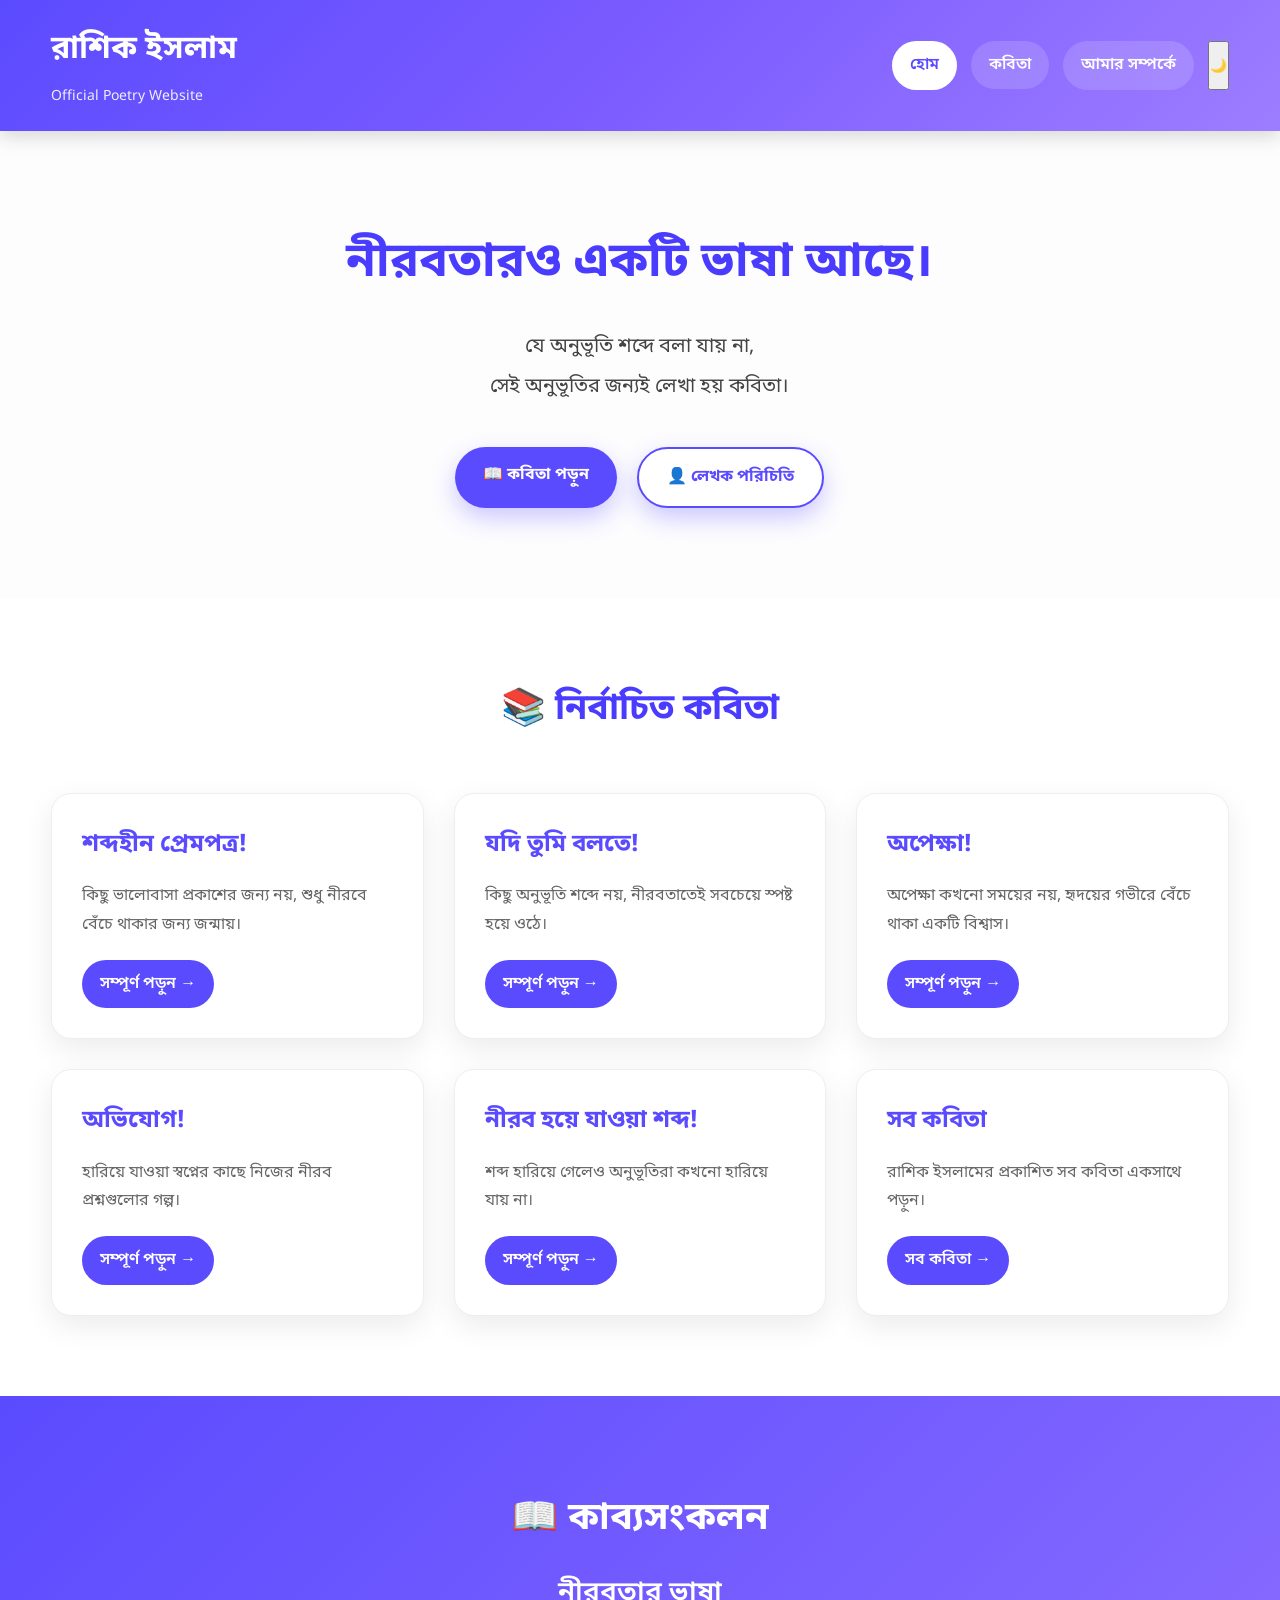
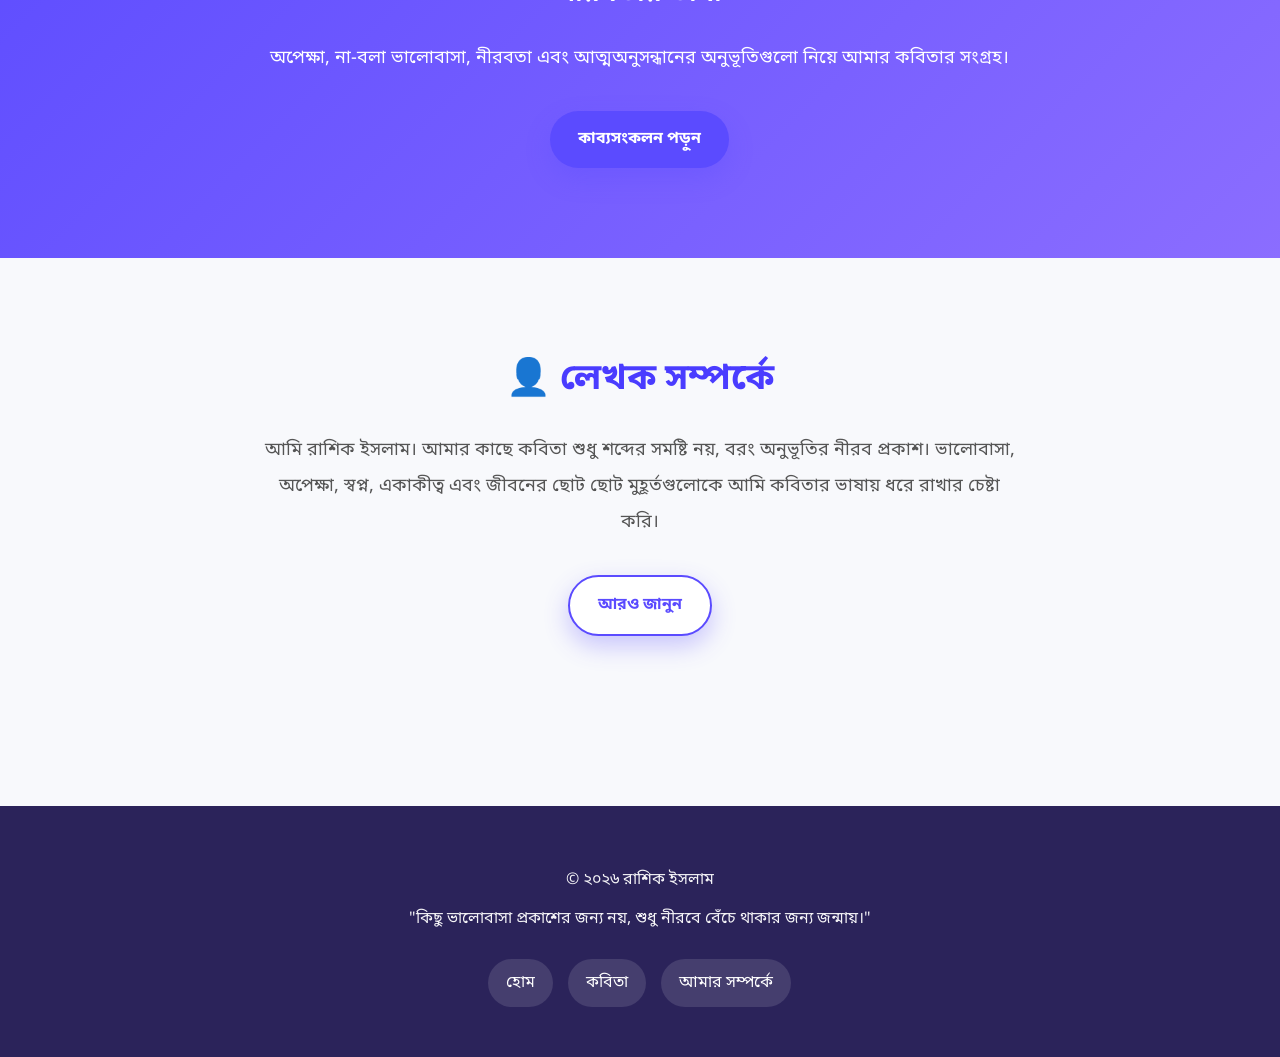
<file: index.html>
<!DOCTYPE html>
<html lang="bn">
<head>
  <meta charset="UTF-8">
  <meta name="viewport" content="width=device-width, initial-scale=1.0">
  <title>রাশিক ইসলাম | Official Poetry Website</title>

  <meta name="description" content="রাশিক ইসলামের অফিসিয়াল কবিতার ওয়েবসাইট">

  <link rel="stylesheet" href="style.css">

  <link rel="preconnect" href="https://fonts.googleapis.com">
  <link rel="preconnect" href="https://fonts.gstatic.com" crossorigin>

  <link href="https://fonts.googleapis.com/css2?family=Noto+Sans+Bengali:wght@300;400;500;700&display=swap" rel="stylesheet">
</head>

<body>

<header>

  <div class="container">

    <div class="logo">
      <h1>রাশিক ইসলাম</h1>
      <p>Official Poetry Website</p>
    </div>

    <nav>
      <a href="index.html">হোম</a>
      <a href="poems.html">কবিতা</a>
      <a href="about.html">আমার সম্পর্কে</a>

      <button id="darkModeBtn">
        🌙
      </button>
    </nav>

  </div>

</header>

<section class="hero">

  <div class="container">

    <h2>নীরবতারও একটি ভাষা আছে।</h2>

    <p>
      যে অনুভূতি শব্দে বলা যায় না,<br>
      সেই অনুভূতির জন্যই লেখা হয় কবিতা।
    </p>

    <div class="hero-buttons">

      <a class="btn" href="poems.html">
        📖 কবিতা পড়ুন
      </a>

      <a class="btn secondary" href="about.html">
        👤 লেখক পরিচিতি
      </a>

    </div>

  </div>

</section>

<section class="featured">

  <div class="container">

    <h2 class="section-title">📚 নির্বাচিত কবিতা</h2>

    <div class="poem-grid">

      <div class="poem-card">
        <h3>শব্দহীন প্রেমপত্র!</h3>
        <p>
          কিছু ভালোবাসা প্রকাশের জন্য নয়,
          শুধু নীরবে বেঁচে থাকার জন্য জন্মায়।
        </p>

        <a class="read-btn" href="shobdohin-premopotro.html">
          সম্পূর্ণ পড়ুন →
        </a>
      </div>

      <div class="poem-card">
        <h3>যদি তুমি বলতে!</h3>
        <p>
          কিছু অনুভূতি শব্দে নয়,
          নীরবতাতেই সবচেয়ে স্পষ্ট হয়ে ওঠে।
        </p>

        <a class="read-btn" href="jodi-tumi-bolte.html">
          সম্পূর্ণ পড়ুন →
        </a>
      </div>

      <div class="poem-card">
        <h3>অপেক্ষা!</h3>
        <p>
          অপেক্ষা কখনো সময়ের নয়,
          হৃদয়ের গভীরে বেঁচে থাকা একটি বিশ্বাস।
        </p>

        <a class="read-btn" href="opekkha.html">
          সম্পূর্ণ পড়ুন →
        </a>
      </div>

      <div class="poem-card">
        <h3>অভিযোগ!</h3>
        <p>
          হারিয়ে যাওয়া স্বপ্নের কাছে
          নিজের নীরব প্রশ্নগুলোর গল্প।
        </p>

        <a class="read-btn" href="ovijog.html">
          সম্পূর্ণ পড়ুন →
        </a>
      </div>

      <div class="poem-card">
        <h3>নীরব হয়ে যাওয়া শব্দ!</h3>
        <p>
          শব্দ হারিয়ে গেলেও
          অনুভূতিরা কখনো হারিয়ে যায় না।
        </p>

        <a class="read-btn" href="nirob-hoye-jaoa-shobdo.html">
          সম্পূর্ণ পড়ুন →
        </a>
      </div>

      <div class="poem-card">
        <h3>সব কবিতা</h3>
        <p>
          রাশিক ইসলামের প্রকাশিত
          সব কবিতা একসাথে পড়ুন।
        </p>

        <a class="read-btn" href="poems.html">
          সব কবিতা →
        </a>
      </div>

    </div>

  </div>

</section>

<section class="collection">

  <div class="container">

    <h2>📖 কাব্যসংকলন</h2>

    <h3>নীরবতার ভাষা</h3>

    <p>
      অপেক্ষা, না-বলা ভালোবাসা,
      নীরবতা এবং আত্মঅনুসন্ধানের অনুভূতিগুলো
      নিয়ে আমার কবিতার সংগ্রহ।
    </p>

    <a class="btn" href="poems.html">
      কাব্যসংকলন পড়ুন
    </a>

  </div>

</section>

<section class="about-preview">

  <div class="container">

    <h2>👤 লেখক সম্পর্কে</h2>

    <p>

      আমি রাশিক ইসলাম।

      আমার কাছে কবিতা শুধু শব্দের সমষ্টি নয়,
      বরং অনুভূতির নীরব প্রকাশ।

      ভালোবাসা, অপেক্ষা, স্বপ্ন, একাকীত্ব
      এবং জীবনের ছোট ছোট মুহূর্তগুলোকে
      আমি কবিতার ভাষায় ধরে রাখার চেষ্টা করি।

    </p>

    <a href="about.html" class="btn secondary">
      আরও জানুন
    </a>

  </div>

</section>

<footer>

<div class="container">

<p>

© ২০২৬ রাশিক ইসলাম

</p>

<p>

"কিছু ভালোবাসা প্রকাশের জন্য নয়,
শুধু নীরবে বেঁচে থাকার জন্য জন্মায়।"

</p>

<div class="footer-links">

<a href="index.html">হোম</a>

<a href="poems.html">কবিতা</a>

<a href="about.html">আমার সম্পর্কে</a>

</div>

</div>

</footer>

<button id="topBtn">
⬆
</button>

<script src="script.js"></script>

</body>
</html>
</file>
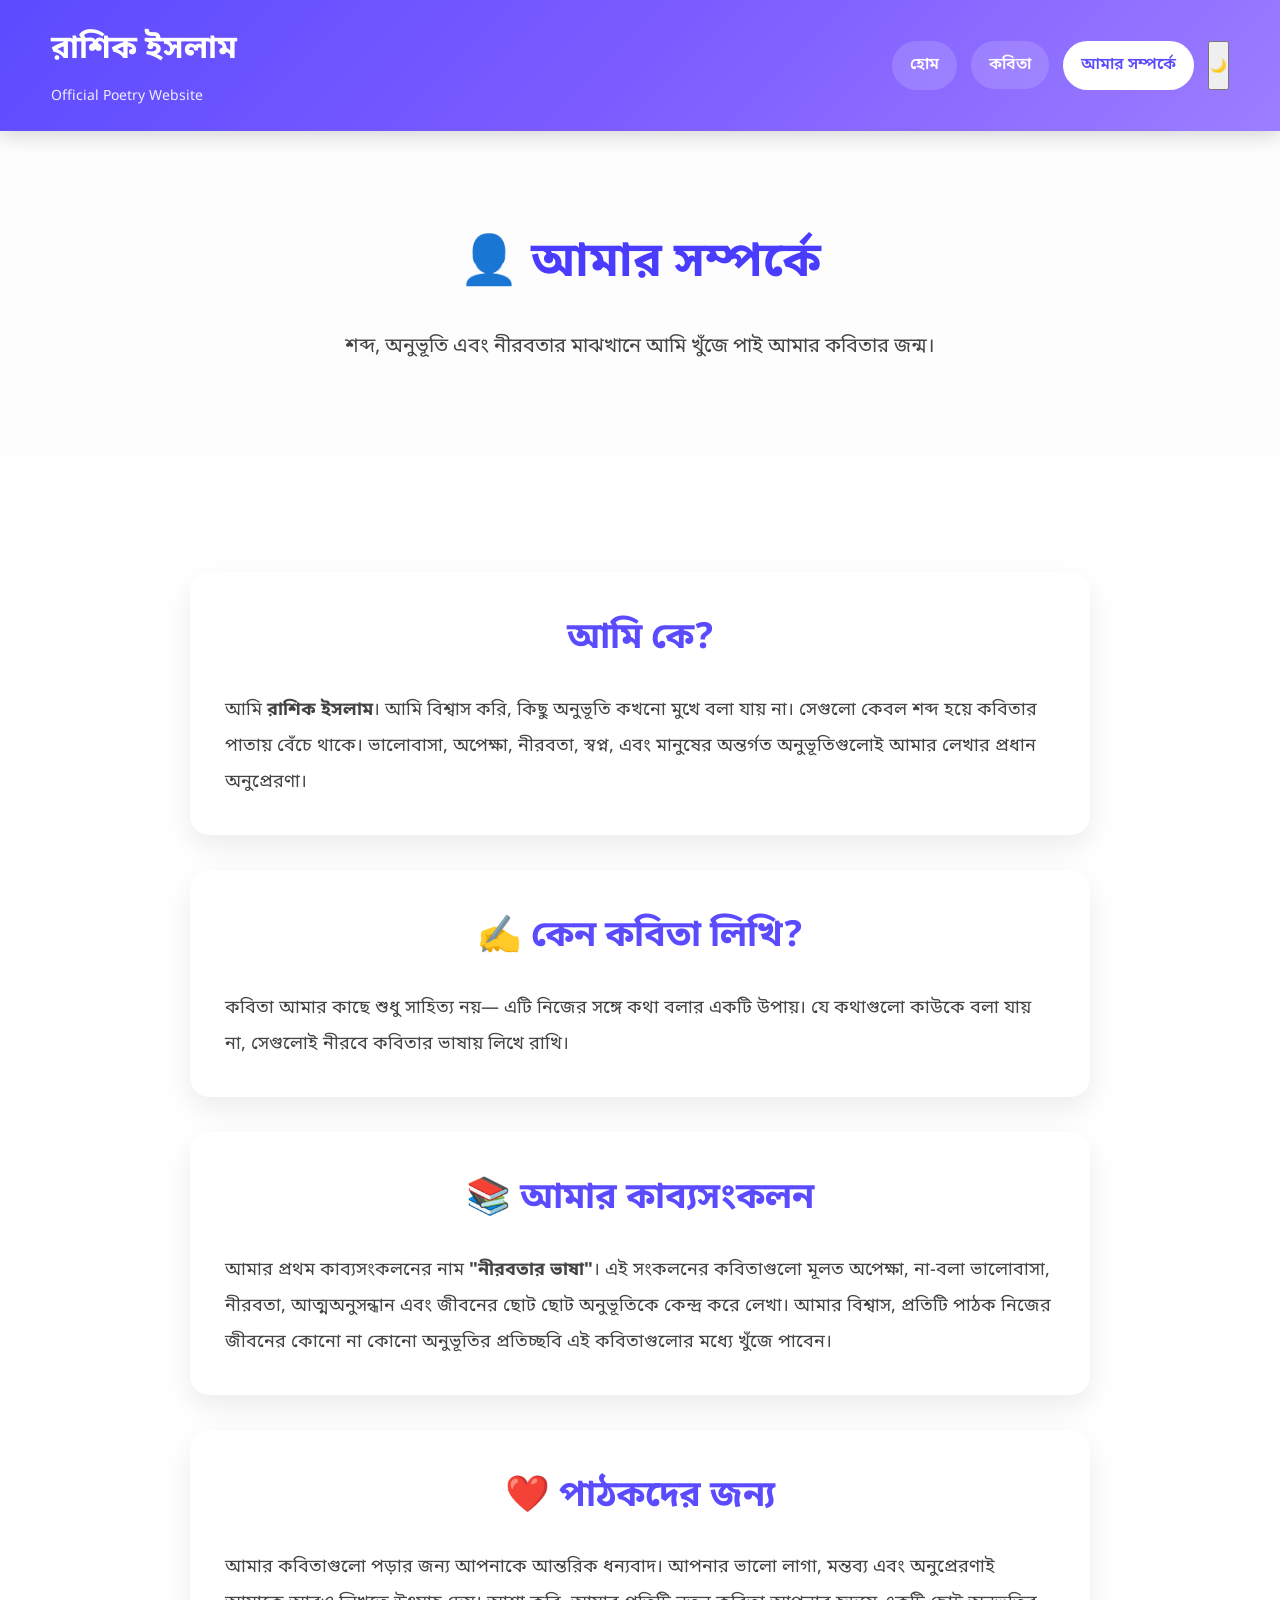
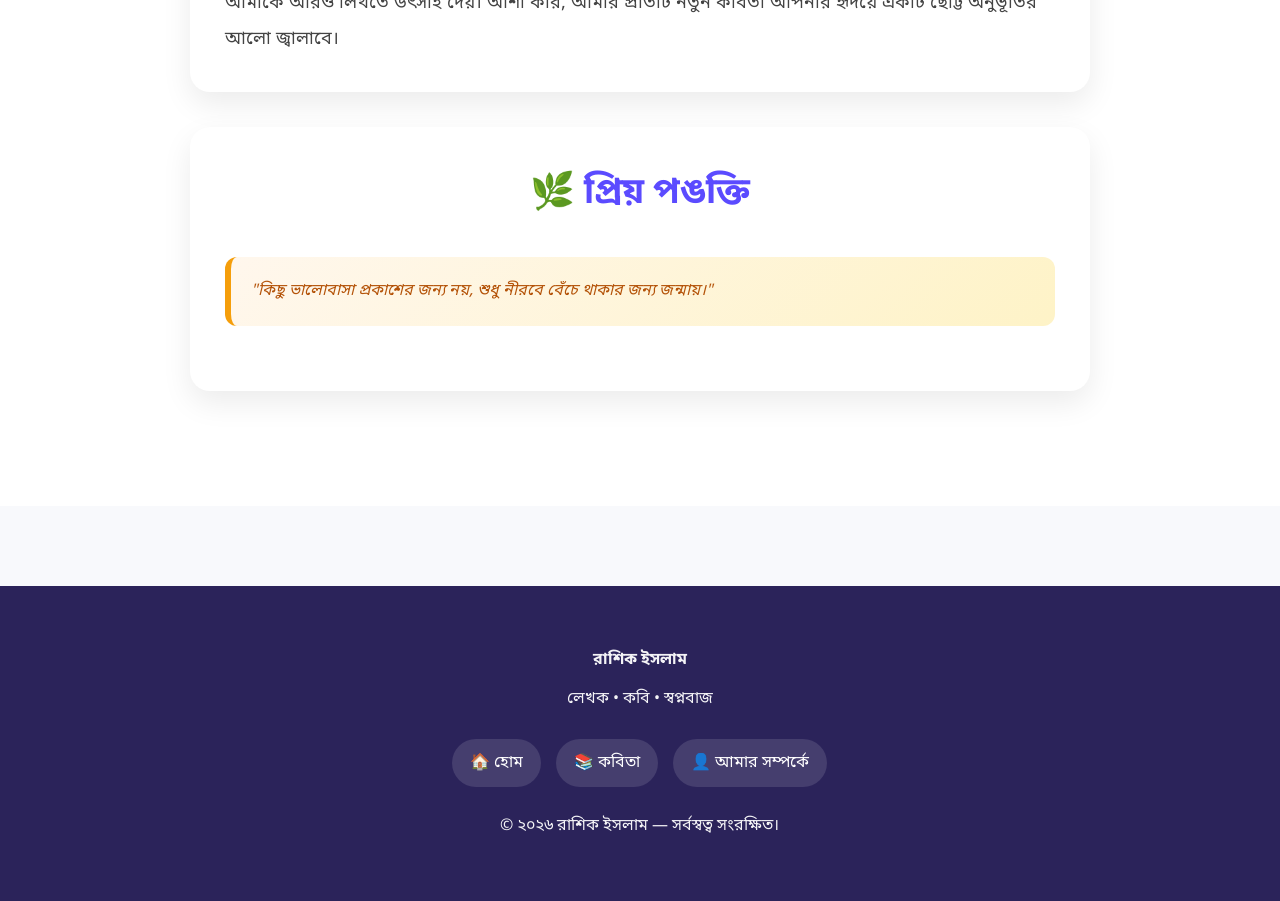
<file: about.html>
<!DOCTYPE html>
<html lang="bn">

<head>

<meta charset="UTF-8">
<meta name="viewport" content="width=device-width, initial-scale=1.0">

<title>আমার সম্পর্কে | রাশিক ইসলাম</title>

<meta name="description"
content="রাশিক ইসলামের পরিচিতি ও সাহিত্যচর্চা">

<link rel="stylesheet" href="style.css">

<link rel="preconnect" href="https://fonts.googleapis.com">
<link rel="preconnect" href="https://fonts.gstatic.com" crossorigin>

<link href="https://fonts.googleapis.com/css2?family=Noto+Sans+Bengali:wght@300;400;500;700&display=swap" rel="stylesheet">

</head>

<body>

<header>

<div class="container">

<div class="logo">

<h1>রাশিক ইসলাম</h1>

<p>Official Poetry Website</p>

</div>

<nav>

<a href="index.html">হোম</a>

<a href="poems.html">কবিতা</a>

<a href="about.html">আমার সম্পর্কে</a>

<button id="darkModeBtn">🌙</button>

</nav>

</div>

</header>

<section class="hero">

<div class="container">

<h2>👤 আমার সম্পর্কে</h2>

<p>

শব্দ, অনুভূতি এবং নীরবতার
মাঝখানে আমি খুঁজে পাই
আমার কবিতার জন্ম।

</p>

</div>

</section>

<section class="featured">

<div class="container">

<div class="card">

<h2>আমি কে?</h2>

<p>

আমি <strong>রাশিক ইসলাম</strong>।

আমি বিশ্বাস করি,
কিছু অনুভূতি কখনো মুখে বলা যায় না।
সেগুলো কেবল শব্দ হয়ে
কবিতার পাতায় বেঁচে থাকে।

ভালোবাসা,
অপেক্ষা,
নীরবতা,
স্বপ্ন,
এবং মানুষের অন্তর্গত অনুভূতিগুলোই
আমার লেখার প্রধান অনুপ্রেরণা।

</p>

</div>

<div class="card">

<h2>✍️ কেন কবিতা লিখি?</h2>

<p>

কবিতা আমার কাছে
শুধু সাহিত্য নয়—

এটি নিজের সঙ্গে কথা বলার একটি উপায়।

যে কথাগুলো কাউকে বলা যায় না,
সেগুলোই নীরবে
কবিতার ভাষায় লিখে রাখি।

</p>

</div>

<div class="card">

<h2>📚 আমার কাব্যসংকলন</h2>

<p>

আমার প্রথম কাব্যসংকলনের নাম <strong>"নীরবতার ভাষা"</strong>।

এই সংকলনের কবিতাগুলো মূলত
অপেক্ষা, না-বলা ভালোবাসা,
নীরবতা, আত্মঅনুসন্ধান
এবং জীবনের ছোট ছোট অনুভূতিকে
কেন্দ্র করে লেখা।

আমার বিশ্বাস,
প্রতিটি পাঠক নিজের জীবনের
কোনো না কোনো অনুভূতির প্রতিচ্ছবি
এই কবিতাগুলোর মধ্যে খুঁজে পাবেন।

</p>

</div>

<div class="card">

<h2>❤️ পাঠকদের জন্য</h2>

<p>

আমার কবিতাগুলো পড়ার জন্য
আপনাকে আন্তরিক ধন্যবাদ।

আপনার ভালো লাগা,
মন্তব্য এবং অনুপ্রেরণাই
আমাকে আরও লিখতে উৎসাহ দেয়।

আশা করি,
আমার প্রতিটি নতুন কবিতা
আপনার হৃদয়ে
একটি ছোট্ট অনুভূতির আলো জ্বালাবে।

</p>

</div>

<div class="card">

<h2>🌿 প্রিয় পঙক্তি</h2>

<blockquote>

"কিছু ভালোবাসা প্রকাশের জন্য নয়,
শুধু নীরবে বেঁচে থাকার জন্য জন্মায়।"

</blockquote>

</div>

</div>

</section>

<footer>

<div class="container">

<p><strong>রাশিক ইসলাম</strong></p>

<p>

লেখক • কবি • স্বপ্নবাজ

</p>

<div class="footer-links">

<a href="index.html">🏠 হোম</a>

<a href="poems.html">📚 কবিতা</a>

<a href="about.html">👤 আমার সম্পর্কে</a>

</div>

<p style="margin-top:25px;">

© ২০২৬ রাশিক ইসলাম — সর্বস্বত্ব সংরক্ষিত।

</p>

</div>

</footer>

<button id="topBtn">
⬆
</button>

<script src="script.js"></script>

</body>
</html>
</file>
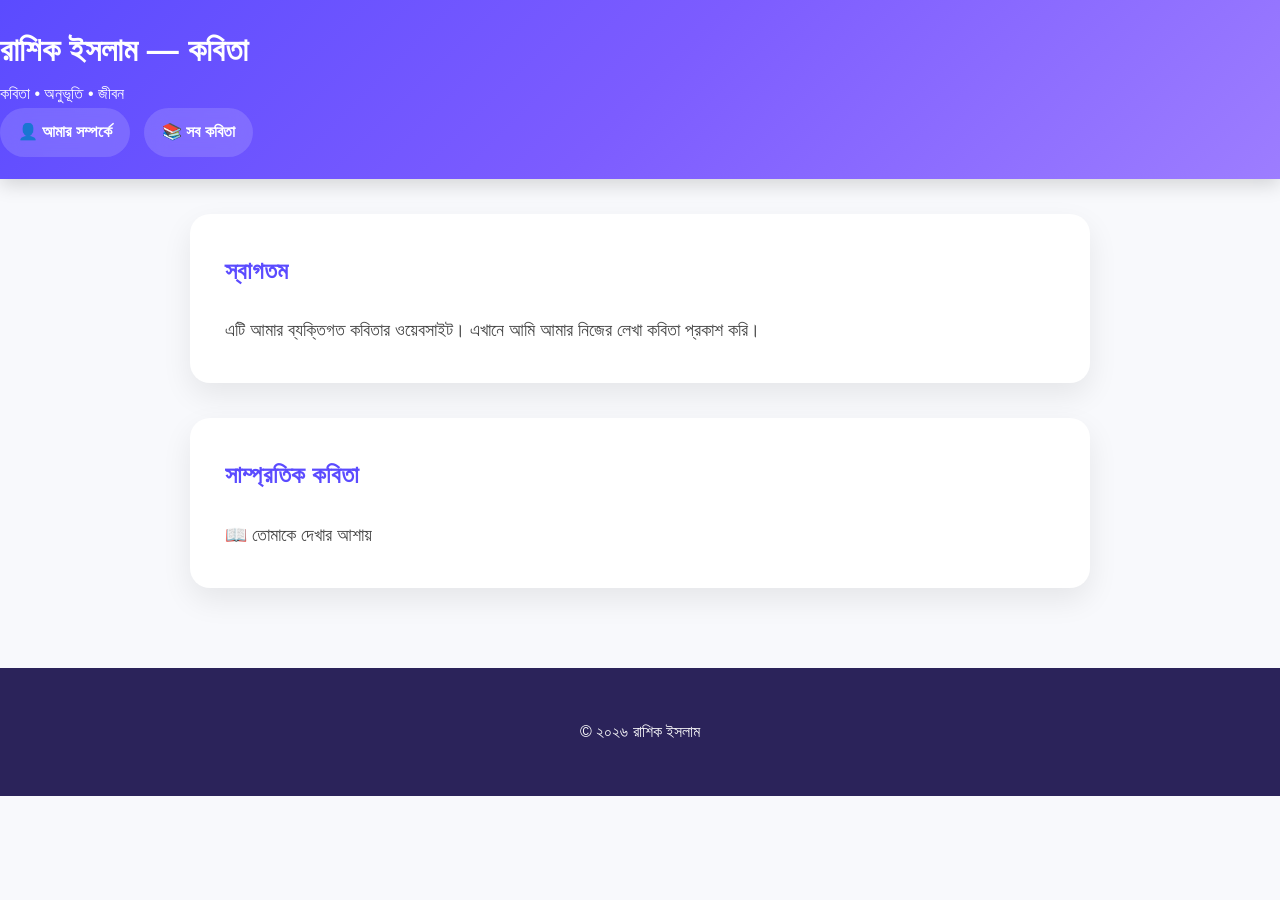
<file: index-old.html>
<!DOCTYPE html>
<html lang="bn">

<head>
    <meta charset="UTF-8">
    <meta name="viewport" content="width=device-width, initial-scale=1.0">

    <title>রাশিক ইসলাম — কবিতা</title>

    <link rel="stylesheet" href="style.css">
</head>

<body>

<header>

    <h1>রাশিক ইসলাম — কবিতা</h1>

    <p>কবিতা • অনুভূতি • জীবন</p>

    <nav>

        <a href="about.html">👤 আমার সম্পর্কে</a>

        <a href="poems.html">📚 সব কবিতা</a>

    </nav>

</header>

<main>

<div class="card">

<h2>স্বাগতম</h2>

<p>

এটি আমার ব্যক্তিগত কবিতার ওয়েবসাইট।

এখানে আমি আমার নিজের লেখা কবিতা প্রকাশ করি।

</p>

</div>

<div class="card">

<h2>সাম্প্রতিক কবিতা</h2>

<p>

📖 <a href="prothom-kobita.html">

তোমাকে দেখার আশায়

</a>

</p>

</div>

</main>

<footer>

© ২০২৬ রাশিক ইসলাম

</footer>

<script src="script.js"></script>

</body>

</html>
</file>
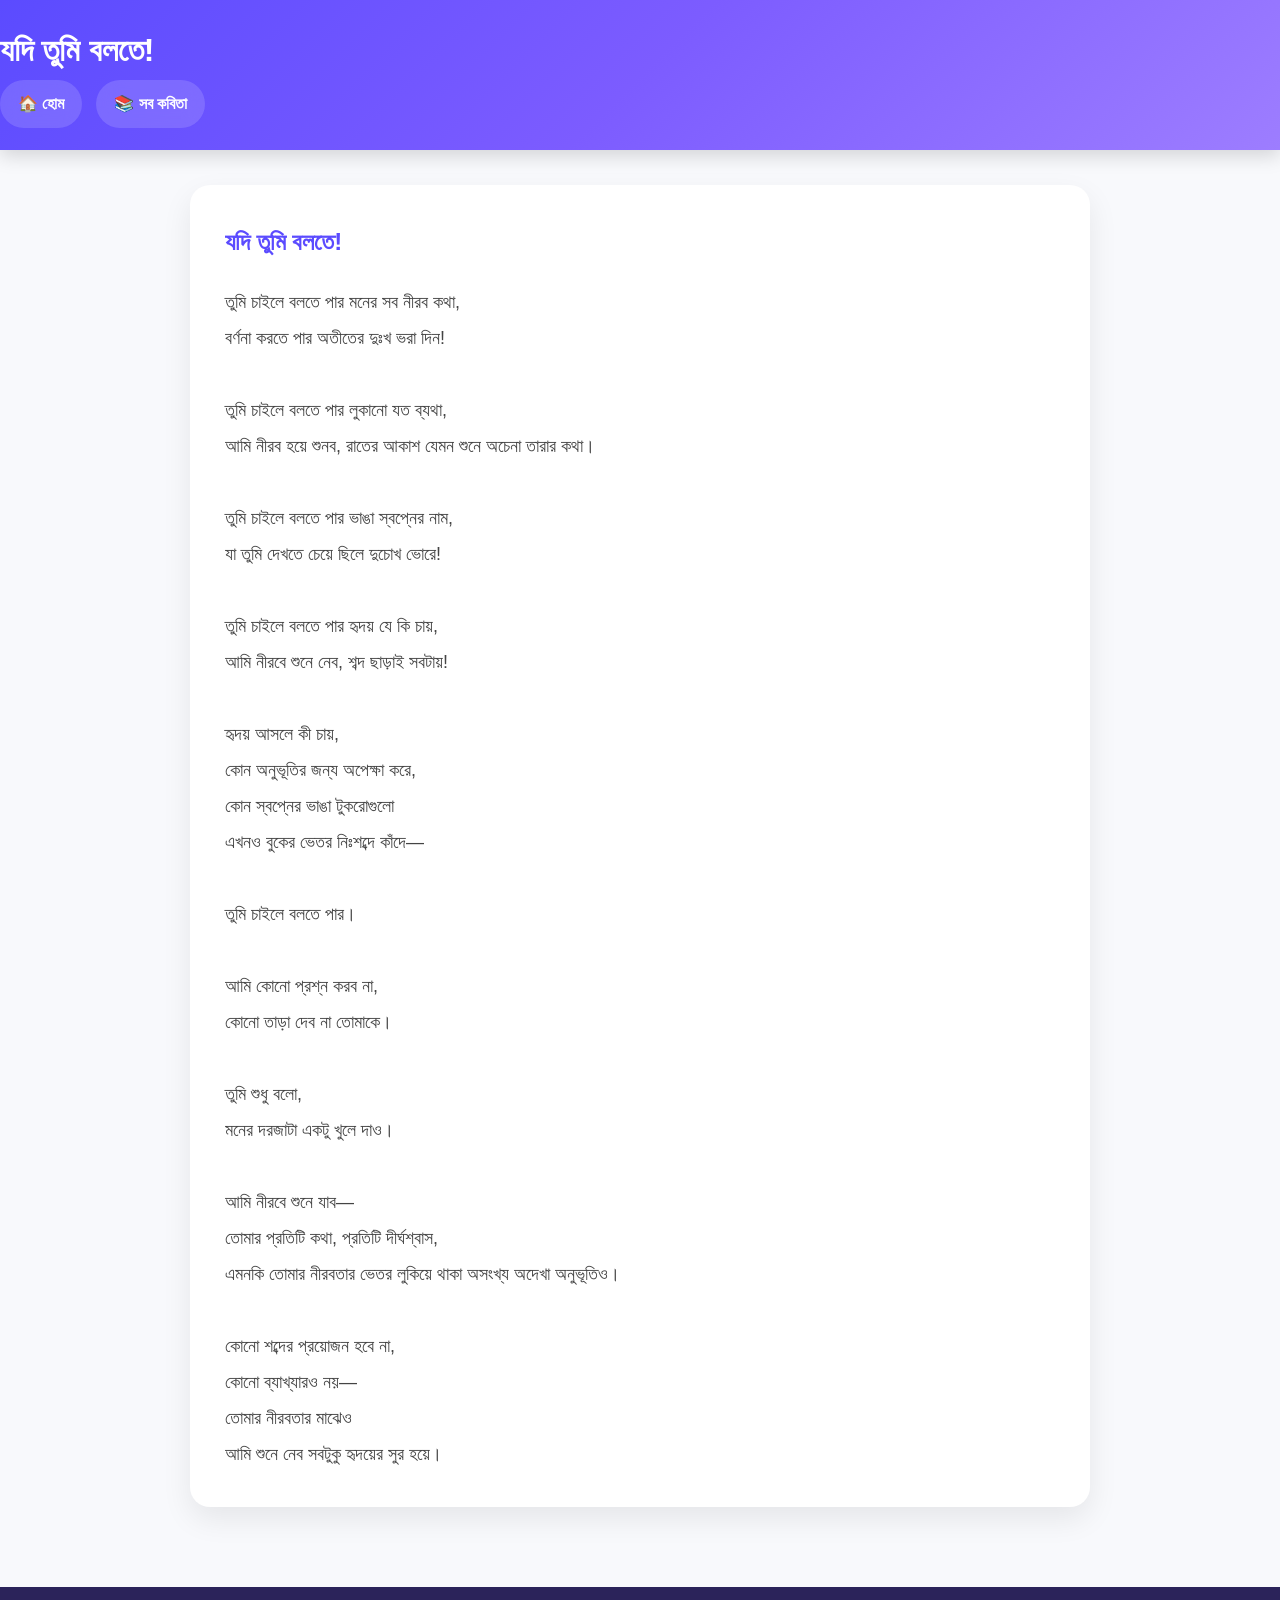
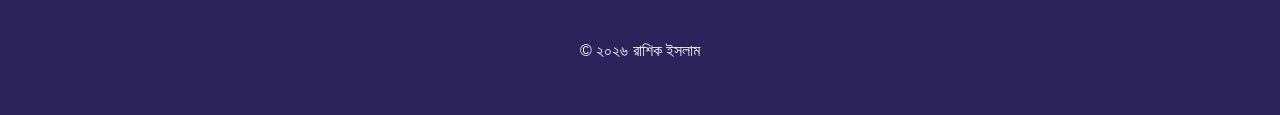
<file: jodi-tumi-bolte.html>
<!DOCTYPE html>
<html lang="bn">
<head>
    <meta charset="UTF-8">
    <meta name="viewport" content="width=device-width, initial-scale=1.0">
    <title>যদি তুমি বলতে! | রাশিক ইসলাম</title>

    <link rel="stylesheet" href="style.css">
</head>

<body>

<header>
    <h1>যদি তুমি বলতে!</h1>

    <nav>
        <a href="index.html">🏠 হোম</a>
        <a href="poems.html">📚 সব কবিতা</a>
    </nav>
</header>

<main>

<div class="card">

<h2>যদি তুমি বলতে!</h2>

<p>
তুমি চাইলে বলতে পার মনের সব নীরব কথা,<br>
বর্ণনা করতে পার অতীতের দুঃখ ভরা দিন!<br><br>

তুমি চাইলে বলতে পার লুকানো যত ব্যথা,<br>
আমি নীরব হয়ে শুনব, রাতের আকাশ যেমন শুনে
অচেনা তারার কথা।<br><br>

তুমি চাইলে বলতে পার ভাঙা স্বপ্নের নাম,<br>
যা তুমি দেখতে চেয়ে ছিলে দুচোখ ভোরে!<br><br>

তুমি চাইলে বলতে পার হৃদয় যে কি চায়,<br>
আমি নীরবে শুনে নেব, শব্দ ছাড়াই সবটায়!<br><br>

হৃদয় আসলে কী চায়,<br>
কোন অনুভূতির জন্য অপেক্ষা করে,<br>
কোন স্বপ্নের ভাঙা টুকরোগুলো<br>
এখনও বুকের ভেতর নিঃশব্দে কাঁদে—<br><br>

তুমি চাইলে বলতে পার।<br><br>

আমি কোনো প্রশ্ন করব না,<br>
কোনো তাড়া দেব না তোমাকে।<br><br>

তুমি শুধু বলো,<br>
মনের দরজাটা একটু খুলে দাও।<br><br>

আমি নীরবে শুনে যাব—<br>
তোমার প্রতিটি কথা, প্রতিটি দীর্ঘশ্বাস,<br>
এমনকি তোমার নীরবতার ভেতর লুকিয়ে থাকা
অসংখ্য অদেখা অনুভূতিও।<br><br>

কোনো শব্দের প্রয়োজন হবে না,<br>
কোনো ব্যাখ্যারও নয়—<br>
তোমার নীরবতার মাঝেও<br>
আমি শুনে নেব সবটুকু হৃদয়ের সুর হয়ে।
</p>

</div>

</main>

<footer>
© ২০২৬ রাশিক ইসলাম
</footer>

<script src="script.js"></script>

</body>
</html>
</file>
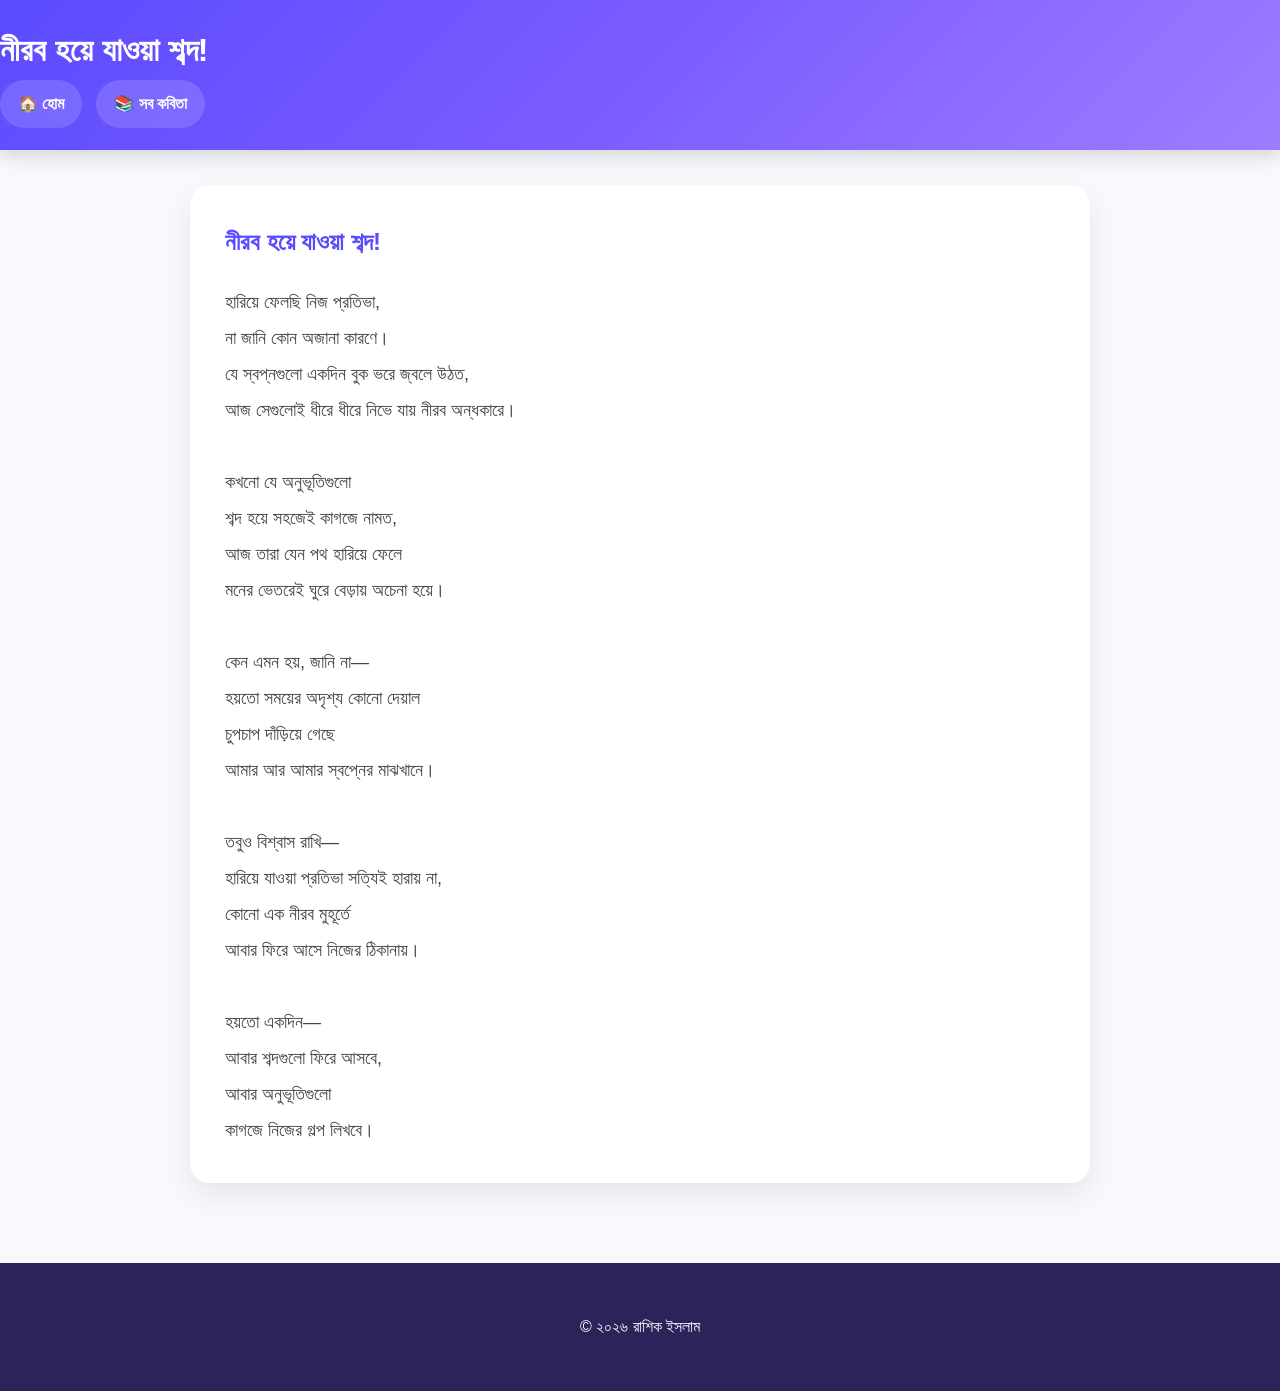
<file: nirob-hoye-jaoa-shobdo.html>
<!DOCTYPE html>
<html lang="bn">
<head>
    <meta charset="UTF-8">
    <meta name="viewport" content="width=device-width, initial-scale=1.0">
    <title>নীরব হয়ে যাওয়া শব্দ! | রাশিক ইসলাম</title>

    <link rel="stylesheet" href="style.css">
</head>

<body>

<header>
    <h1>নীরব হয়ে যাওয়া শব্দ!</h1>

    <nav>
        <a href="index.html">🏠 হোম</a>
        <a href="poems.html">📚 সব কবিতা</a>
    </nav>
</header>

<main>

<div class="card">

<h2>নীরব হয়ে যাওয়া শব্দ!</h2>

<p>

হারিয়ে ফেলছি নিজ প্রতিভা,<br>
না জানি কোন অজানা কারণে।<br>
যে স্বপ্নগুলো একদিন বুক ভরে জ্বলে উঠত,<br>
আজ সেগুলোই ধীরে ধীরে নিভে যায় নীরব অন্ধকারে।<br><br>

কখনো যে অনুভূতিগুলো<br>
শব্দ হয়ে সহজেই কাগজে নামত,<br>
আজ তারা যেন পথ হারিয়ে ফেলে<br>
মনের ভেতরেই ঘুরে বেড়ায় অচেনা হয়ে।<br><br>

কেন এমন হয়, জানি না—<br>
হয়তো সময়ের অদৃশ্য কোনো দেয়াল<br>
চুপচাপ দাঁড়িয়ে গেছে<br>
আমার আর আমার স্বপ্নের মাঝখানে।<br><br>

তবুও বিশ্বাস রাখি—<br>
হারিয়ে যাওয়া প্রতিভা সত্যিই হারায় না,<br>
কোনো এক নীরব মুহূর্তে<br>
আবার ফিরে আসে নিজের ঠিকানায়।<br><br>

হয়তো একদিন—<br>
আবার শব্দগুলো ফিরে আসবে,<br>
আবার অনুভূতিগুলো<br>
কাগজে নিজের গল্প লিখবে।

</p>

</div>

</main>

<footer>
© ২০২৬ রাশিক ইসলাম
</footer>

<script src="script.js"></script>

</body>
</html>
</file>
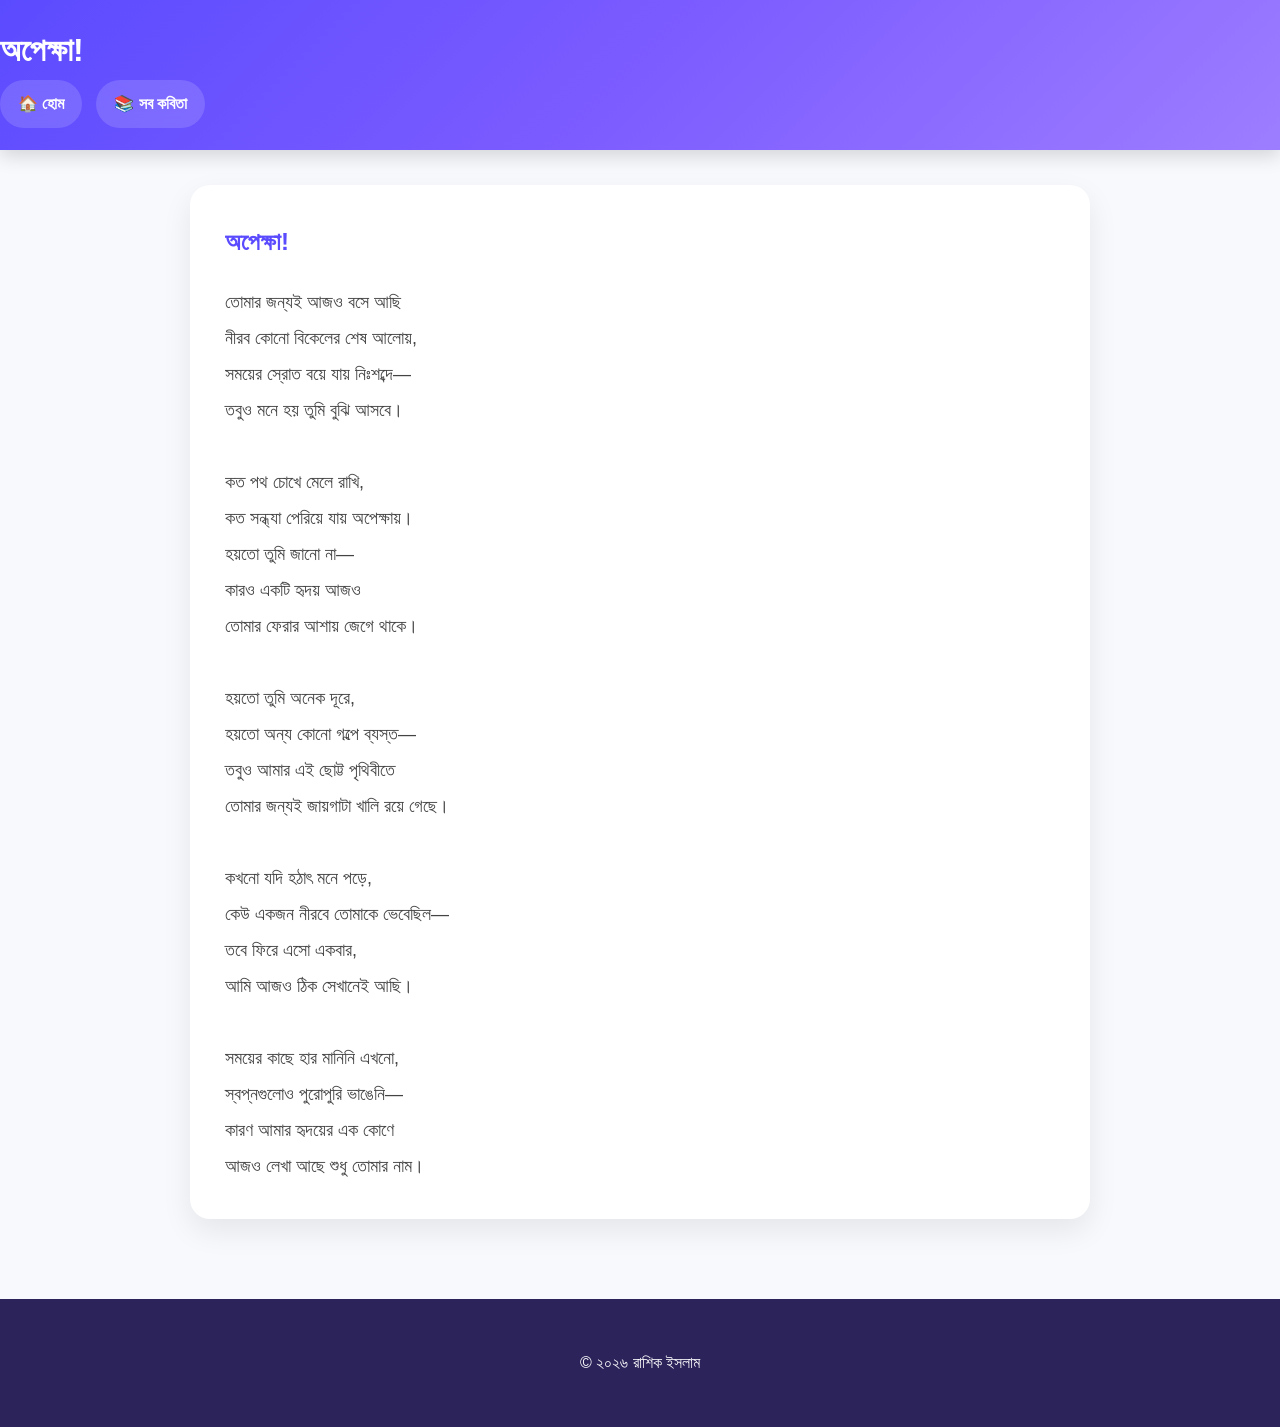
<file: opekkha.html>
<!DOCTYPE html>
<html lang="bn">
<head>
    <meta charset="UTF-8">
    <meta name="viewport" content="width=device-width, initial-scale=1.0">
    <title>অপেক্ষা! | রাশিক ইসলাম</title>

    <link rel="stylesheet" href="style.css">
</head>

<body>

<header>
    <h1>অপেক্ষা!</h1>

    <nav>
        <a href="index.html">🏠 হোম</a>
        <a href="poems.html">📚 সব কবিতা</a>
    </nav>
</header>

<main>

<div class="card">

<h2>অপেক্ষা!</h2>

<p>

তোমার জন্যই আজও বসে আছি<br>
নীরব কোনো বিকেলের শেষ আলোয়,<br>
সময়ের স্রোত বয়ে যায় নিঃশব্দে—<br>
তবুও মনে হয় তুমি বুঝি আসবে।<br><br>

কত পথ চোখে মেলে রাখি,<br>
কত সন্ধ্যা পেরিয়ে যায় অপেক্ষায়।<br>
হয়তো তুমি জানো না—<br>
কারও একটি হৃদয় আজও<br>
তোমার ফেরার আশায় জেগে থাকে।<br><br>

হয়তো তুমি অনেক দূরে,<br>
হয়তো অন্য কোনো গল্পে ব্যস্ত—<br>
তবুও আমার এই ছোট্ট পৃথিবীতে<br>
তোমার জন্যই জায়গাটা খালি রয়ে গেছে।<br><br>

কখনো যদি হঠাৎ মনে পড়ে,<br>
কেউ একজন নীরবে তোমাকে ভেবেছিল—<br>
তবে ফিরে এসো একবার,<br>
আমি আজও ঠিক সেখানেই আছি।<br><br>

সময়ের কাছে হার মানিনি এখনো,<br>
স্বপ্নগুলোও পুরোপুরি ভাঙেনি—<br>
কারণ আমার হৃদয়ের এক কোণে<br>
আজও লেখা আছে শুধু তোমার নাম।

</p>

</div>

</main>

<footer>
© ২০২৬ রাশিক ইসলাম
</footer>

<script src="script.js"></script>

</body>
</html>
</file>
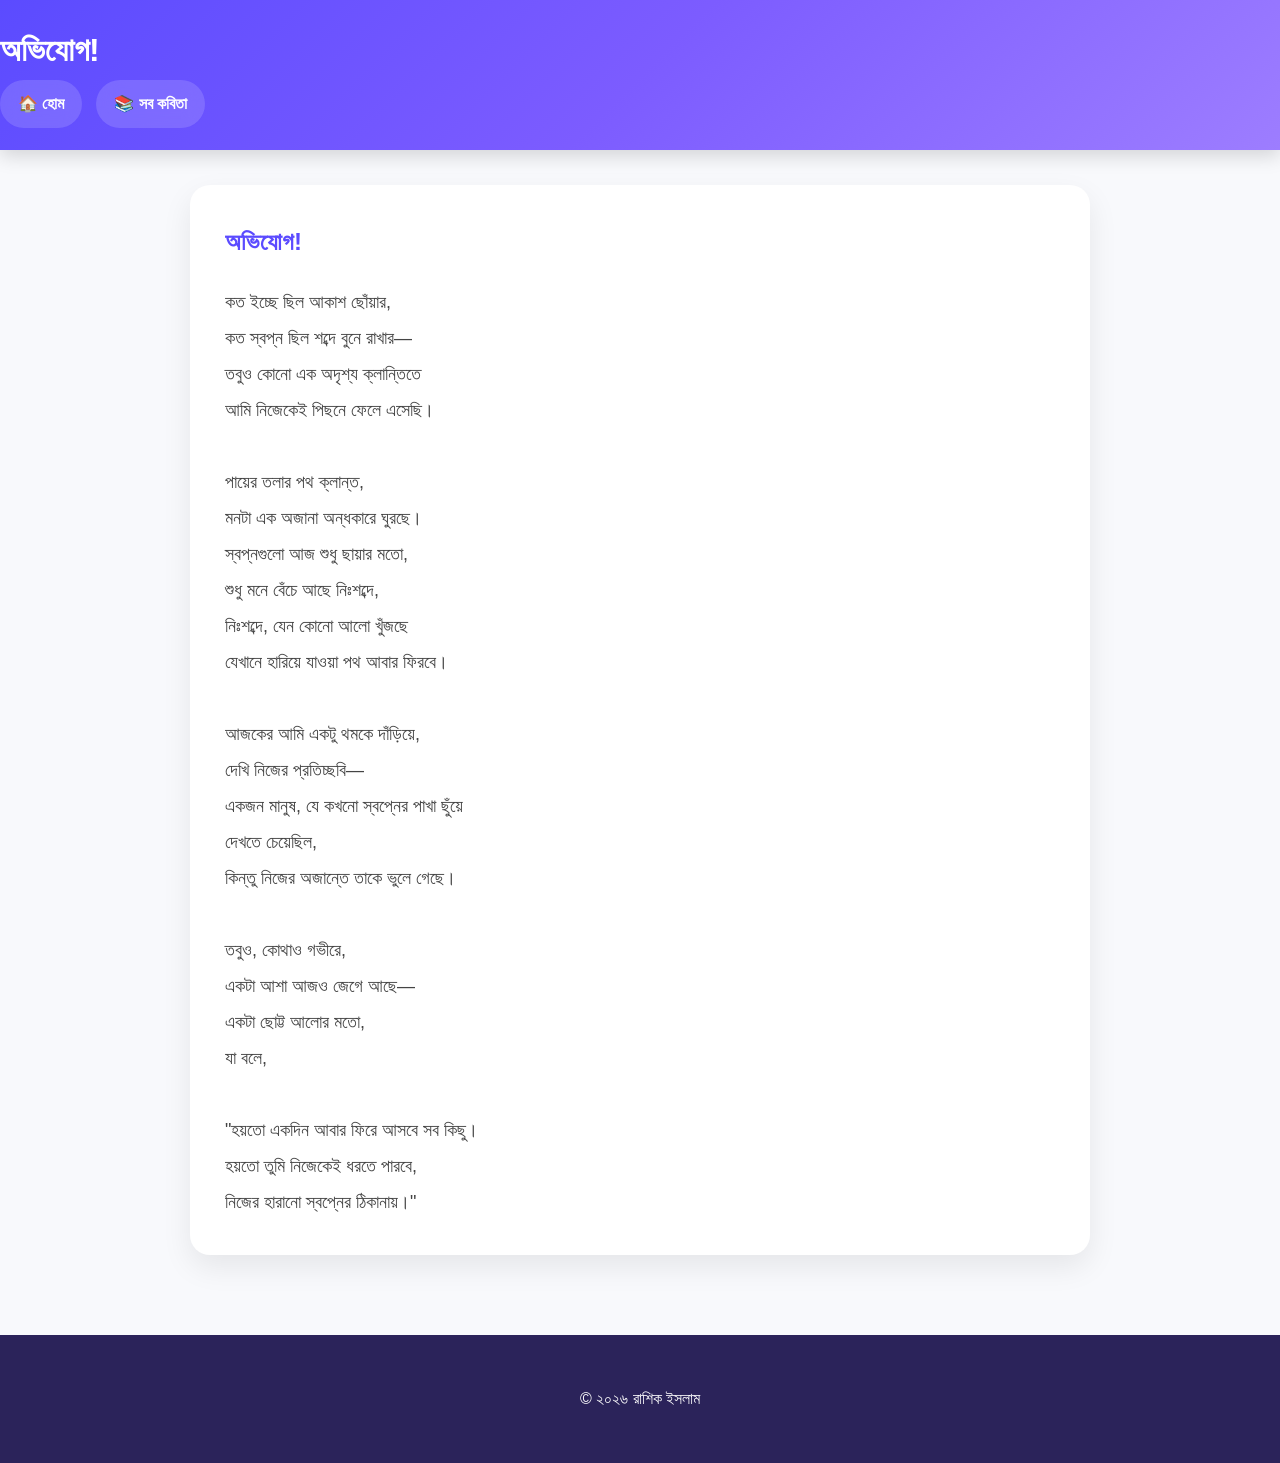
<file: ovijog.html>
<!DOCTYPE html>
<html lang="bn">
<head>
    <meta charset="UTF-8">
    <meta name="viewport" content="width=device-width, initial-scale=1.0">
    <title>অভিযোগ! | রাশিক ইসলাম</title>

    <link rel="stylesheet" href="style.css">
</head>

<body>

<header>
    <h1>অভিযোগ!</h1>

    <nav>
        <a href="index.html">🏠 হোম</a>
        <a href="poems.html">📚 সব কবিতা</a>
    </nav>
</header>

<main>

<div class="card">

<h2>অভিযোগ!</h2>

<p>

কত ইচ্ছে ছিল আকাশ ছোঁয়ার,<br>
কত স্বপ্ন ছিল শব্দে বুনে রাখার—<br>
তবুও কোনো এক অদৃশ্য ক্লান্তিতে<br>
আমি নিজেকেই পিছনে ফেলে এসেছি।<br><br>

পায়ের তলার পথ ক্লান্ত,<br>
মনটা এক অজানা অন্ধকারে ঘুরছে।<br>
স্বপ্নগুলো আজ শুধু ছায়ার মতো,<br>
শুধু মনে বেঁচে আছে নিঃশব্দে,<br>
নিঃশব্দে, যেন কোনো আলো খুঁজছে<br>
যেখানে হারিয়ে যাওয়া পথ আবার ফিরবে।<br><br>

আজকের আমি একটু থমকে দাঁড়িয়ে,<br>
দেখি নিজের প্রতিচ্ছবি—<br>
একজন মানুষ, যে কখনো স্বপ্নের পাখা ছুঁয়ে<br>
দেখতে চেয়েছিল,<br>
কিন্তু নিজের অজান্তে তাকে ভুলে গেছে।<br><br>

তবুও, কোথাও গভীরে,<br>
একটা আশা আজও জেগে আছে—<br>
একটা ছোট্ট আলোর মতো,<br>
যা বলে,<br><br>

"হয়তো একদিন আবার ফিরে আসবে সব কিছু।<br>
হয়তো তুমি নিজেকেই ধরতে পারবে,<br>
নিজের হারানো স্বপ্নের ঠিকানায়।"

</p>

</div>

</main>

<footer>
© ২০২৬ রাশিক ইসলাম
</footer>

<script src="script.js"></script>

</body>
</html>
</file>
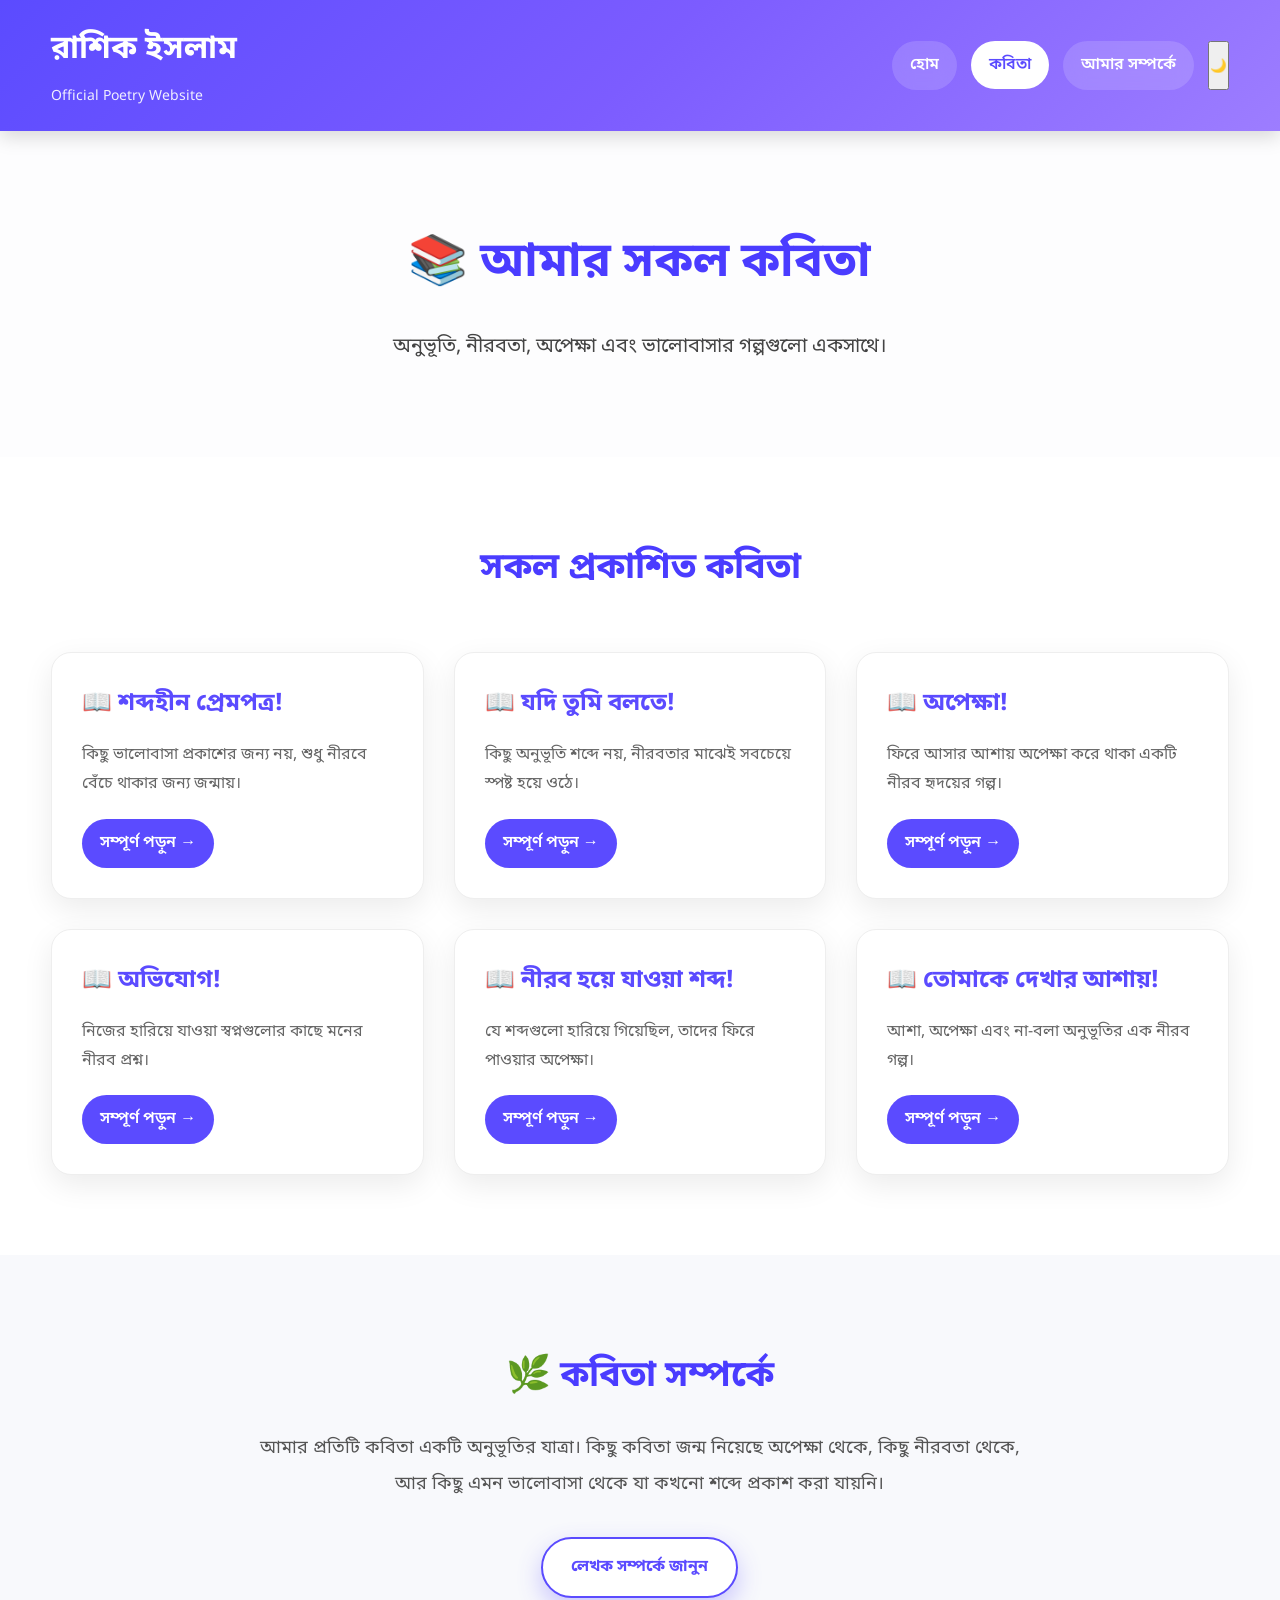
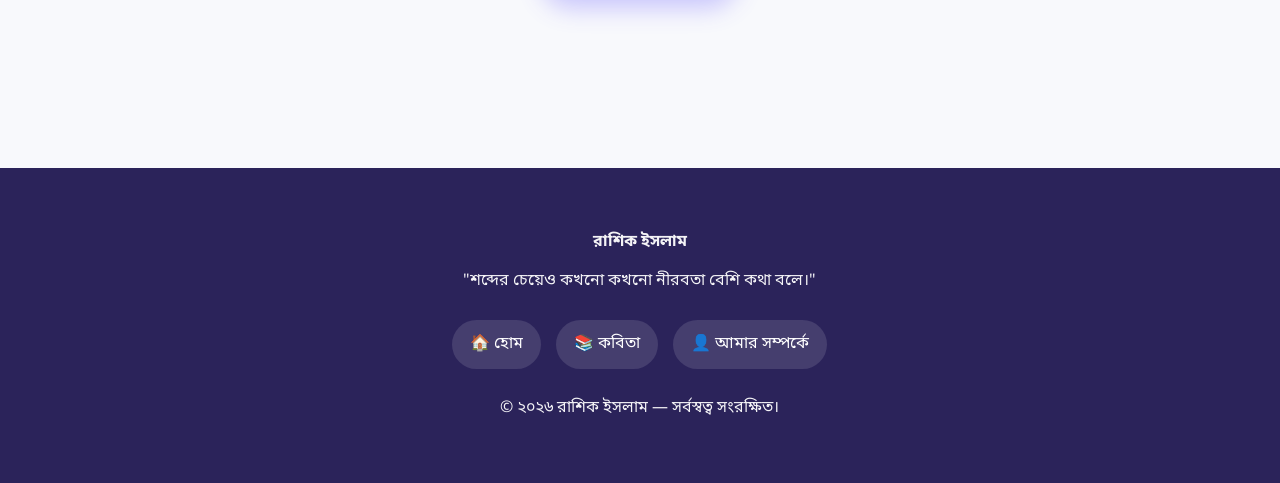
<file: poems.html>
<!DOCTYPE html>
<html lang="bn">
<head>
<meta charset="UTF-8">
<meta name="viewport" content="width=device-width, initial-scale=1.0">

<title>সব কবিতা | রাশিক ইসলাম</title>

<meta name="description" content="রাশিক ইসলামের সকল কবিতা একসাথে পড়ুন">

<link rel="stylesheet" href="style.css">

<link rel="preconnect" href="https://fonts.googleapis.com">
<link rel="preconnect" href="https://fonts.gstatic.com" crossorigin>

<link href="https://fonts.googleapis.com/css2?family=Noto+Sans+Bengali:wght@300;400;500;700&display=swap" rel="stylesheet">

</head>

<body>

<header>

<div class="container">

<div class="logo">

<h1>রাশিক ইসলাম</h1>

<p>Official Poetry Website</p>

</div>

<nav>

<a href="index.html">হোম</a>

<a href="poems.html">কবিতা</a>

<a href="about.html">আমার সম্পর্কে</a>

<button id="darkModeBtn">🌙</button>

</nav>

</div>

</header>

<section class="hero">

<div class="container">

<h2>📚 আমার সকল কবিতা</h2>

<p>

অনুভূতি, নীরবতা, অপেক্ষা এবং ভালোবাসার
গল্পগুলো একসাথে।

</p>

</div>

</section>

<section class="featured">

<div class="container">

<h2 class="section-title">
সকল প্রকাশিত কবিতা
</h2>

<div class="poem-grid">

<div class="poem-card">

<h3>📖 শব্দহীন প্রেমপত্র!</h3>

<p>
কিছু ভালোবাসা প্রকাশের জন্য নয়,
শুধু নীরবে বেঁচে থাকার জন্য জন্মায়।
</p>

<a class="read-btn" href="shobdohin-premopotro.html">
সম্পূর্ণ পড়ুন →
</a>

</div>

<div class="poem-card">

<h3>📖 যদি তুমি বলতে!</h3>

<p>
কিছু অনুভূতি শব্দে নয়,
নীরবতার মাঝেই সবচেয়ে স্পষ্ট হয়ে ওঠে।
</p>

<a class="read-btn" href="jodi-tumi-bolte.html">
সম্পূর্ণ পড়ুন →
</a>

</div>

<div class="poem-card">

<h3>📖 অপেক্ষা!</h3>

<p>
ফিরে আসার আশায় অপেক্ষা করে থাকা
একটি নীরব হৃদয়ের গল্প।
</p>

<a class="read-btn" href="opekkha.html">
সম্পূর্ণ পড়ুন →
</a>

</div>

<div class="poem-card">

<h3>📖 অভিযোগ!</h3>

<p>
নিজের হারিয়ে যাওয়া স্বপ্নগুলোর
কাছে মনের নীরব প্রশ্ন।
</p>

<a class="read-btn" href="ovijog.html">
সম্পূর্ণ পড়ুন →
</a>

</div>

<div class="poem-card">

<h3>📖 নীরব হয়ে যাওয়া শব্দ!</h3>

<p>
যে শব্দগুলো হারিয়ে গিয়েছিল,
তাদের ফিরে পাওয়ার অপেক্ষা।
</p>

<a class="read-btn" href="nirob-hoye-jaoa-shobdo.html">
সম্পূর্ণ পড়ুন →
</a>

</div>

<div class="poem-card">

<h3>📖 তোমাকে দেখার আশায়!</h3>

<p>
আশা, অপেক্ষা এবং
না-বলা অনুভূতির এক নীরব গল্প।
</p>

<a class="read-btn" href="prothom-kobita.html">
সম্পূর্ণ পড়ুন →
</a>

</div>

</div>

</div>

</section>

<section class="about-preview">

  <div class="container">

    <h2>🌿 কবিতা সম্পর্কে</h2>

    <p>

      আমার প্রতিটি কবিতা একটি অনুভূতির যাত্রা।
      কিছু কবিতা জন্ম নিয়েছে অপেক্ষা থেকে,
      কিছু নীরবতা থেকে,
      আর কিছু এমন ভালোবাসা থেকে
      যা কখনো শব্দে প্রকাশ করা যায়নি।

    </p>

    <a class="btn secondary" href="about.html">
      লেখক সম্পর্কে জানুন
    </a>

  </div>

</section>

<footer>

  <div class="container">

    <p><strong>রাশিক ইসলাম</strong></p>

    <p>
      "শব্দের চেয়েও কখনো কখনো নীরবতা বেশি কথা বলে।"
    </p>

    <div class="footer-links">

      <a href="index.html">🏠 হোম</a>

      <a href="poems.html">📚 কবিতা</a>

      <a href="about.html">👤 আমার সম্পর্কে</a>

    </div>

    <p style="margin-top:25px;">
      © ২০২৬ রাশিক ইসলাম — সর্বস্বত্ব সংরক্ষিত।
    </p>

  </div>

</footer>

<button id="topBtn">
⬆
</button>

<script src="script.js"></script>

</body>
</html>
</file>
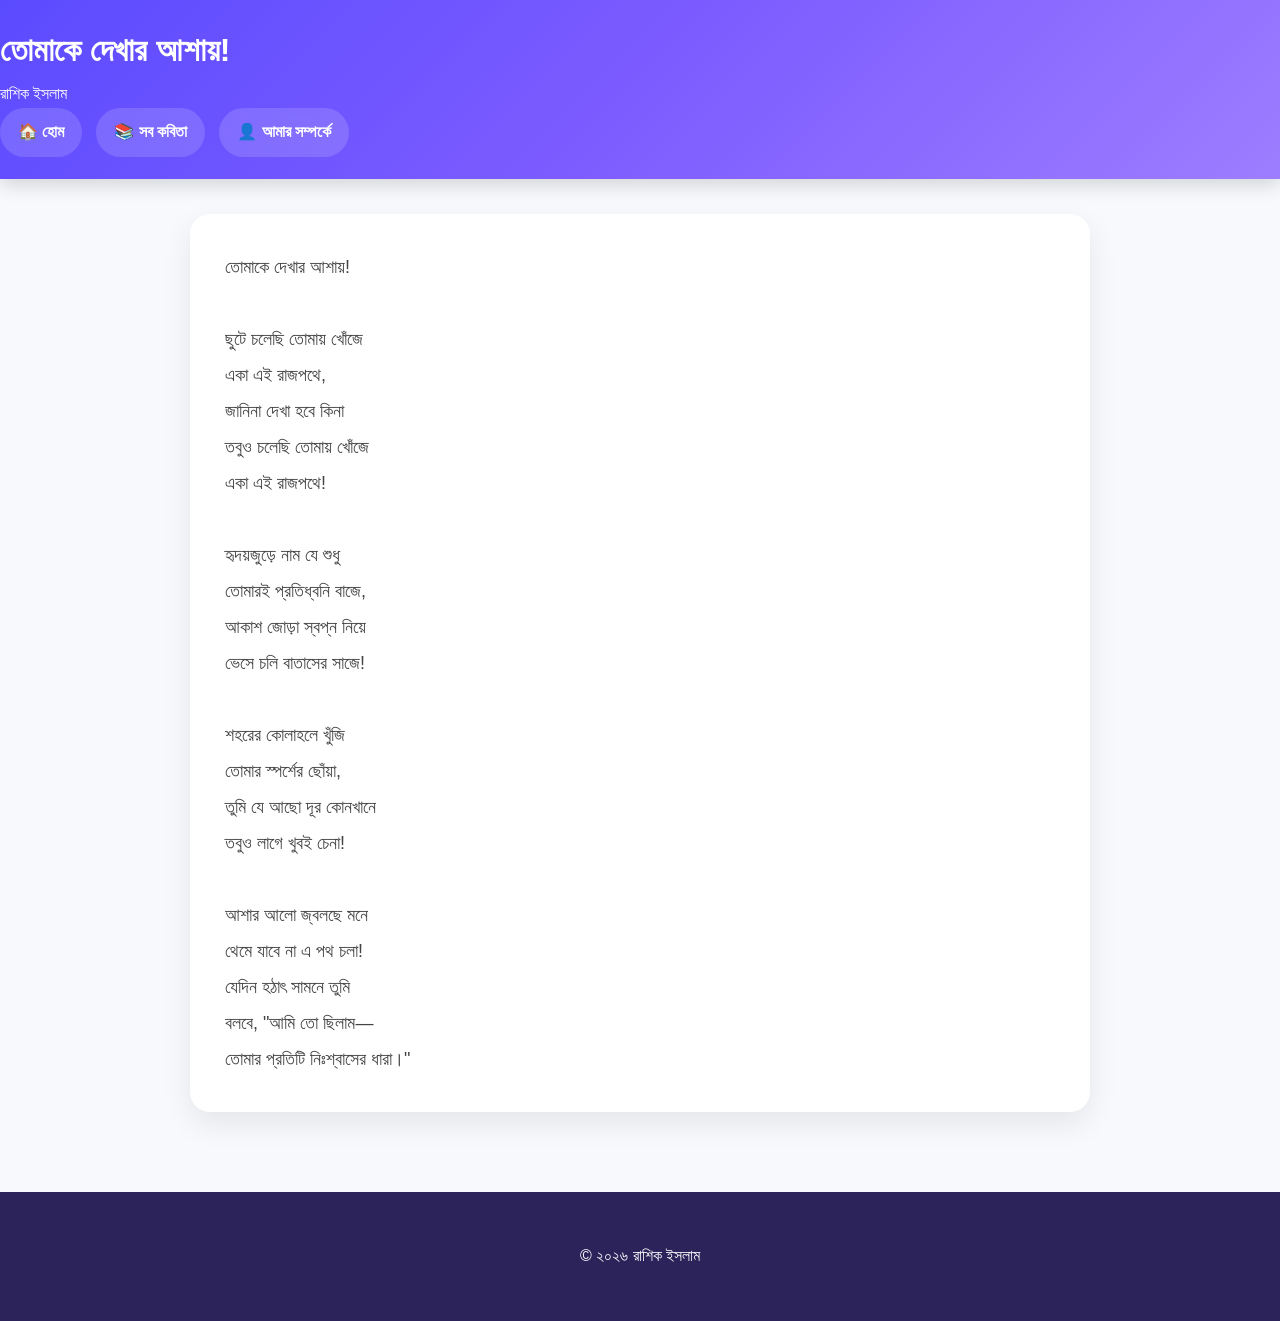
<file: prothom-kobita.html>
<!DOCTYPE html>
<html lang="bn">

<head>
    <meta charset="UTF-8">
    <meta name="viewport" content="width=device-width, initial-scale=1.0">

    <title>তোমাকে দেখার আশায় | রাশিক ইসলাম</title>

    <link rel="stylesheet" href="style.css">
</head>

<body>

<header>

<h1>তোমাকে দেখার আশায়!</h1>

<p>রাশিক ইসলাম</p>

<nav>

<a href="index.html">🏠 হোম</a>

<a href="poems.html">📚 সব কবিতা</a>

<a href="about.html">👤 আমার সম্পর্কে</a>

</nav>

</header>

<main>

<div class="card">

<p>

তোমাকে দেখার আশায়!

<br><br>

ছুটে চলেছি তোমায় খোঁজে<br>
একা এই রাজপথে,<br>
জানিনা দেখা হবে কিনা<br>
তবুও চলেছি তোমায় খোঁজে<br>
একা এই রাজপথে!

<br><br>

হৃদয়জুড়ে নাম যে শুধু<br>
তোমারই প্রতিধ্বনি বাজে,<br>
আকাশ জোড়া স্বপ্ন নিয়ে<br>
ভেসে চলি বাতাসের সাজে!

<br><br>

শহরের কোলাহলে খুঁজি<br>
তোমার স্পর্শের ছোঁয়া,<br>
তুমি যে আছো দূর কোনখানে<br>
তবুও লাগে খুবই চেনা!

<br><br>

আশার আলো জ্বলছে মনে<br>
থেমে যাবে না এ পথ চলা!<br>
যেদিন হঠাৎ সামনে তুমি<br>
বলবে, "আমি তো ছিলাম—<br>
তোমার প্রতিটি নিঃশ্বাসের ধারা।"

</p>

</div>

</main>

<footer>

© ২০২৬ রাশিক ইসলাম

</footer>

<script src="script.js"></script>

</body>
</html>
</file>
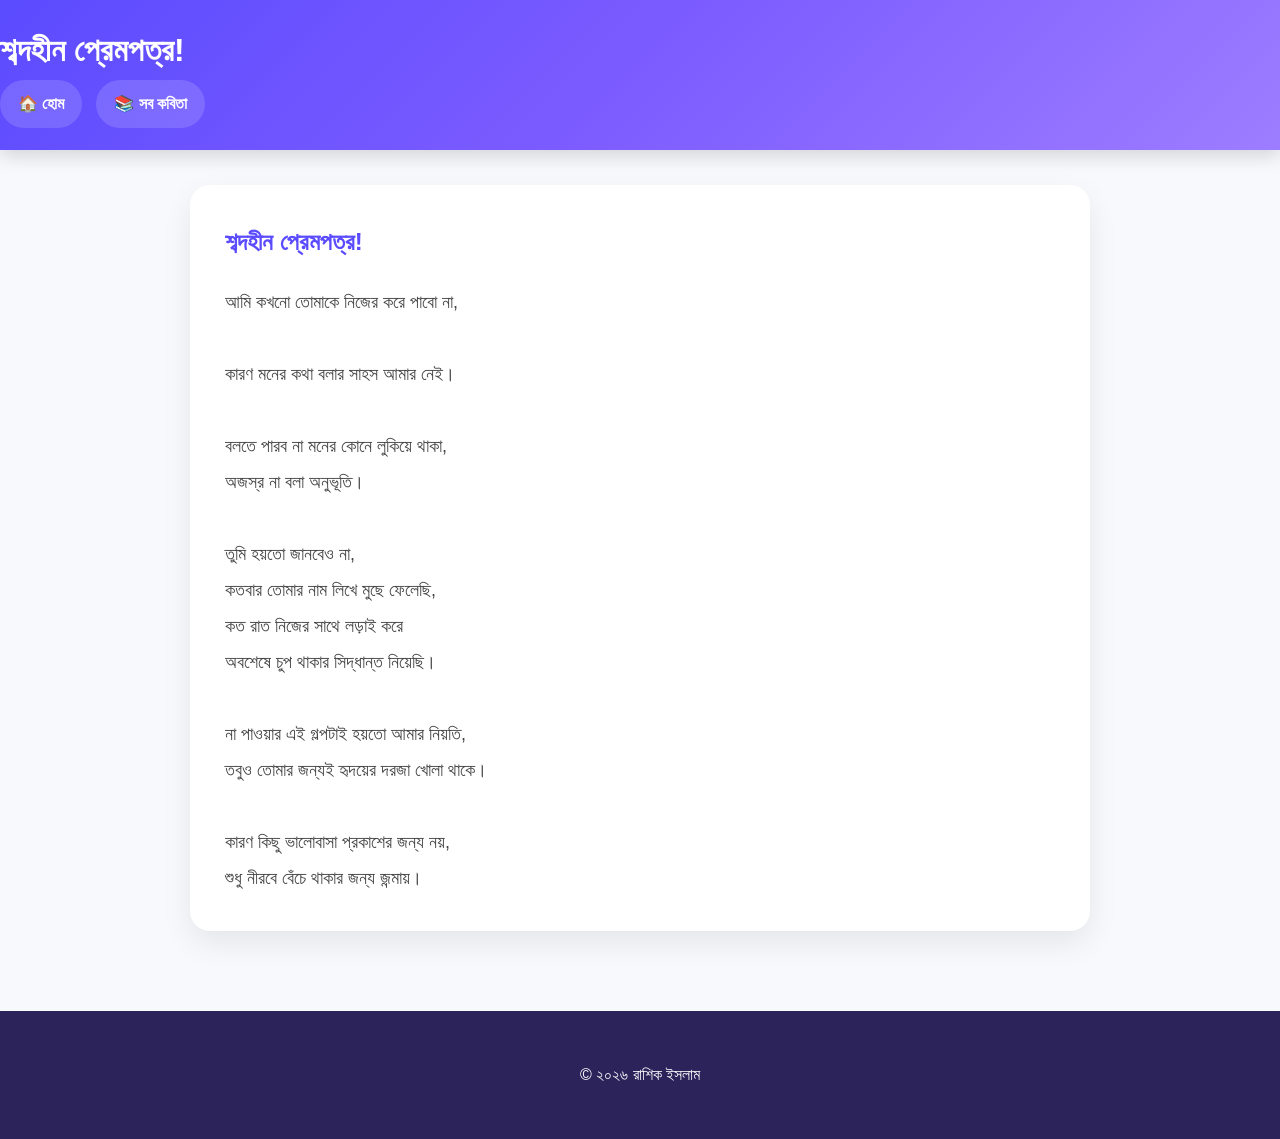
<file: shobdohin-premopotro.html>
<!DOCTYPE html>
<html lang="bn">
<head>
    <meta charset="UTF-8">
    <meta name="viewport" content="width=device-width, initial-scale=1.0">
    <title>শব্দহীন প্রেমপত্র! | রাশিক ইসলাম</title>

    <link rel="stylesheet" href="style.css">
</head>

<body>

<header>
    <h1>শব্দহীন প্রেমপত্র!</h1>

    <nav>
        <a href="index.html">🏠 হোম</a>
        <a href="poems.html">📚 সব কবিতা</a>
    </nav>
</header>

<main>

<div class="card">

<h2>শব্দহীন প্রেমপত্র!</h2>

<p>
আমি কখনো তোমাকে নিজের করে পাবো না,<br><br>

কারণ মনের কথা বলার সাহস আমার নেই।<br><br>

বলতে পারব না মনের কোনে লুকিয়ে থাকা,<br>
অজস্র না বলা অনুভূতি।<br><br>

তুমি হয়তো জানবেও না,<br>
কতবার তোমার নাম লিখে মুছে ফেলেছি,<br>
কত রাত নিজের সাথে লড়াই করে<br>
অবশেষে চুপ থাকার সিদ্ধান্ত নিয়েছি।<br><br>

না পাওয়ার এই গল্পটাই হয়তো আমার নিয়তি,<br>
তবুও তোমার জন্যই হৃদয়ের দরজা খোলা থাকে।<br><br>

কারণ কিছু ভালোবাসা প্রকাশের জন্য নয়,<br>
শুধু নীরবে বেঁচে থাকার জন্য জন্মায়।
</p>

</div>

</main>

<footer>
© ২০২৬ রাশিক ইসলাম
</footer>

<script src="script.js"></script>

</body>
</html>
</file>
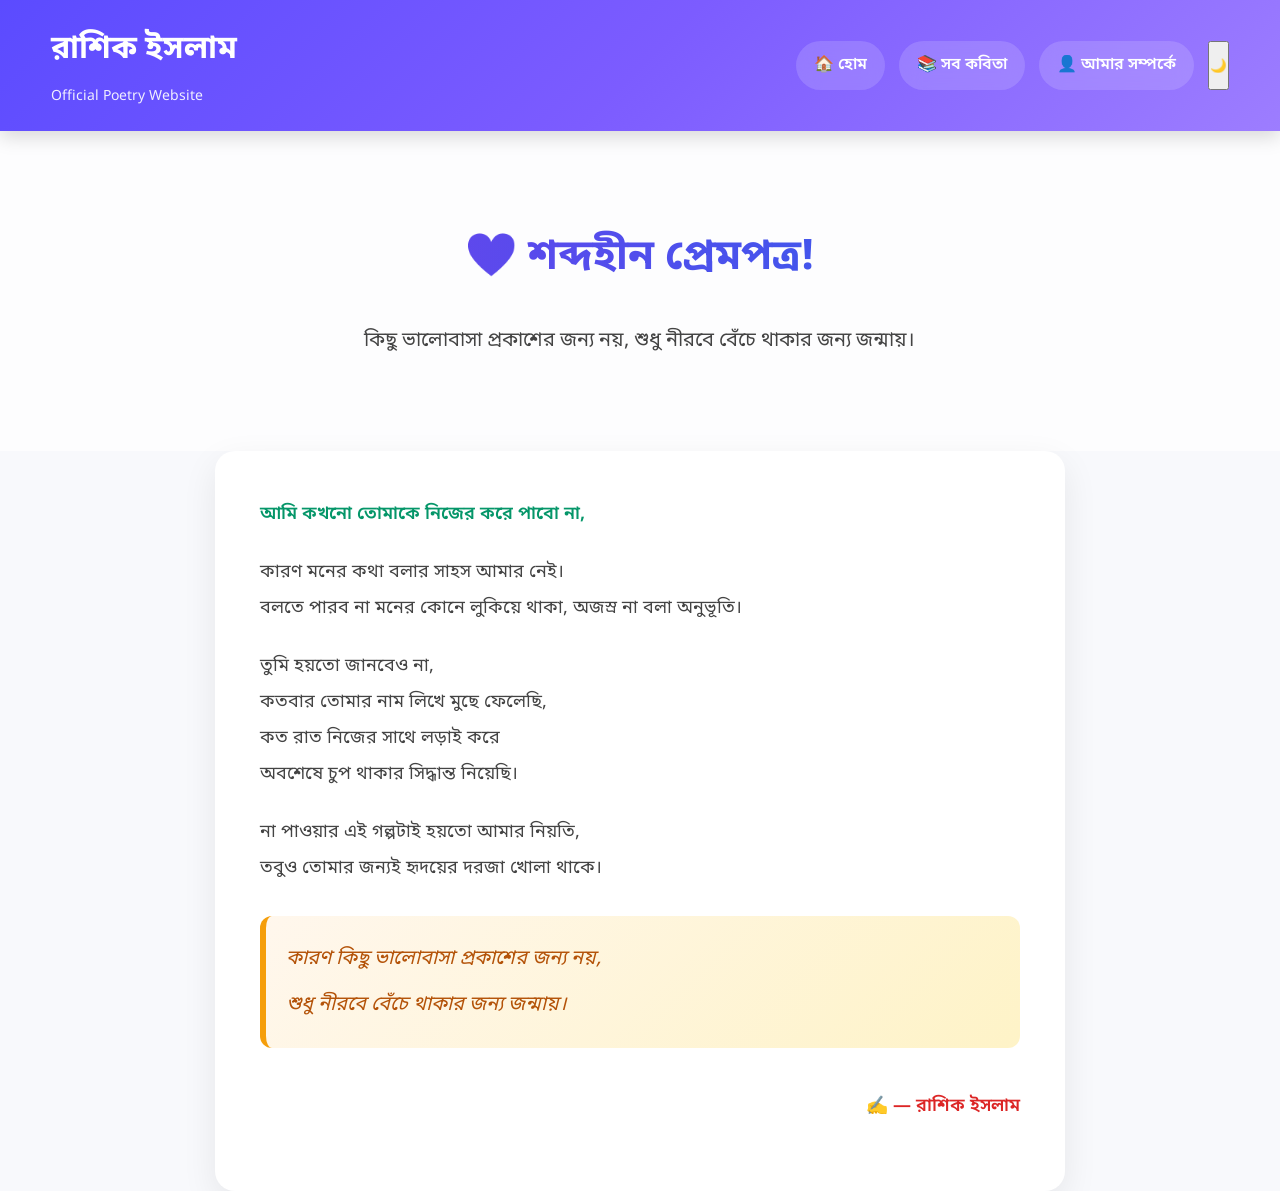
<file: poems/shobdohin-premopotro.html>
<!DOCTYPE html>
<html lang="bn">

<head>

<meta charset="UTF-8">
<meta name="viewport" content="width=device-width, initial-scale=1.0">

<title>শব্দহীন প্রেমপত্র! | রাশিক ইসলাম</title>

<meta name="description"
content="রাশিক ইসলামের কবিতা — শব্দহীন প্রেমপত্র!">

<link rel="stylesheet" href="../style.css">

<link rel="preconnect" href="https://fonts.googleapis.com">
<link rel="preconnect" href="https://fonts.gstatic.com" crossorigin>

<link href="https://fonts.googleapis.com/css2?family=Noto+Sans+Bengali:wght@300;400;500;700&display=swap" rel="stylesheet">

</head>

<body>

<header>

<div class="container">

<div class="logo">

<h1>রাশিক ইসলাম</h1>

<p>Official Poetry Website</p>

</div>

<nav>

<a href="../index.html">🏠 হোম</a>

<a href="../poems.html">📚 সব কবিতা</a>

<a href="../about.html">👤 আমার সম্পর্কে</a>

<button id="darkModeBtn">🌙</button>

</nav>

</div>

</header>

<section class="hero">

  <div class="container">

    <h1 class="poem-title">
      ❤️ শব্দহীন প্রেমপত্র!
    </h1>

    <p class="poem-subtitle">
      কিছু ভালোবাসা প্রকাশের জন্য নয়,
      শুধু নীরবে বেঁচে থাকার জন্য জন্মায়।
    </p>

  </div>

</section>

<main class="container">

  <article class="card poem-content">

    <p>
      আমি কখনো তোমাকে নিজের করে পাবো না,
    </p>

    <p>
      কারণ মনের কথা বলার সাহস আমার নেই।<br>
      বলতে পারব না মনের কোনে লুকিয়ে থাকা,
      অজস্র না বলা অনুভূতি।
    </p>

    <p>
      তুমি হয়তো জানবেও না,<br>
      কতবার তোমার নাম লিখে মুছে ফেলেছি,<br>
      কত রাত নিজের সাথে লড়াই করে<br>
      অবশেষে চুপ থাকার সিদ্ধান্ত নিয়েছি।
    </p>

    <p>
      না পাওয়ার এই গল্পটাই হয়তো আমার নিয়তি,<br>
      তবুও তোমার জন্যই হৃদয়ের দরজা খোলা থাকে।
    </p>

    <blockquote>
      কারণ কিছু ভালোবাসা প্রকাশের জন্য নয়,<br>
      শুধু নীরবে বেঁচে থাকার জন্য জন্মায়।
    </blockquote>

    <p style="text-align:right; margin-top:40px;">
      ✍️ — রাশিক ইসলাম
    </p>

  </article>

</main>
</file>
<file: style.css>
/* =====================================================
   Rashik Islam - Official Poetry Website
   Version 5.0
===================================================== */

*{
margin:0;
padding:0;
box-sizing:border-box;
}

html{
scroll-behavior:smooth;
}

body{
font-family:SolaimanLipi,"Noto Sans Bengali",sans-serif;
background:#f8f9fc;
color:#222;
line-height:1.8;
}

a{
text-decoration:none;
color:inherit;
transition:.3s;
}

img{
max-width:100%;
display:block;
}

.container{
width:92%;
max-width:1200px;
margin:auto;
}

/* ===========================
HEADER
=========================== */

header{
background:linear-gradient(135deg,#5b4bff,#7c5cff,#9d7dff);
padding:22px 0;
color:#fff;
position:sticky;
top:0;
z-index:999;
box-shadow:0 6px 18px rgba(0,0,0,.15);
}

header .container{
display:flex;
justify-content:space-between;
align-items:center;
flex-wrap:wrap;
}

.logo h1{
font-size:32px;
font-weight:700;
}

.logo p{
opacity:.9;
font-size:14px;
margin-top:4px;
}

/* ===========================
NAVIGATION
=========================== */

nav{
display:flex;
gap:14px;
flex-wrap:wrap;
}

nav a{
padding:10px 18px;
border-radius:30px;
background:rgba(255,255,255,.15);
backdrop-filter:blur(10px);
font-weight:600;
}

nav a:hover{
background:#fff;
color:#5b4bff;
transform:translateY(-2px);
}

/* ===========================
HERO
=========================== */

.hero{
padding:90px 20px;
text-align:center;
background:
linear-gradient(rgba(255,255,255,.75),
rgba(255,255,255,.75)),
url("https://images.unsplash.com/photo-1516979187457-637abb4f9353?auto=format&fit=crop&w=1600&q=80");
background-size:cover;
background-position:center;
}

.hero h2{
font-size:48px;
margin-bottom:20px;
color:#4a3cff;
}

.hero p{
font-size:20px;
max-width:760px;
margin:auto;
color:#444;
line-height:2;
}

/* ===========================
BUTTONS
=========================== */

.hero-buttons{
margin-top:40px;
display:flex;
justify-content:center;
gap:20px;
flex-wrap:wrap;
}

.btn{
display:inline-block;
padding:14px 28px;
border-radius:40px;
background:#5b4bff;
color:#fff;
font-weight:700;
box-shadow:0 10px 24px rgba(91,75,255,.3);
}

.btn:hover{
transform:translateY(-3px);
background:#4635ff;
}

.btn.secondary{
background:#fff;
color:#5b4bff;
border:2px solid #5b4bff;
}

.btn.secondary:hover{
background:#5b4bff;
color:#fff;
}

/* ===========================
FEATURED POEMS
=========================== */

.featured{
padding:80px 0;
background:#ffffff;
}

.featured h2{
text-align:center;
font-size:36px;
color:#4a3cff;
margin-bottom:50px;
}

.poem-grid{
display:grid;
grid-template-columns:repeat(auto-fit,minmax(280px,1fr));
gap:30px;
}

.poem-card{
background:#fff;
padding:30px;
border-radius:20px;
box-shadow:0 10px 30px rgba(0,0,0,.08);
transition:.35s;
border:1px solid #eee;
}

.poem-card:hover{
transform:translateY(-10px);
box-shadow:0 20px 45px rgba(91,75,255,.18);
}

.poem-card h3{
color:#5b4bff;
margin-bottom:15px;
font-size:24px;
}

.poem-card p{
color:#666;
margin-bottom:20px;
}

.read-btn{
display:inline-block;
padding:10px 18px;
border-radius:30px;
background:#5b4bff;
color:#fff;
font-weight:600;
}

.read-btn:hover{
background:#4635ff;
}

/* ===========================
COLLECTION
=========================== */

.collection{
padding:90px 20px;
text-align:center;
background:linear-gradient(135deg,#5b4bff,#8b6dff);
color:#fff;
}

.collection h2{
font-size:38px;
margin-bottom:15px;
}

.collection h3{
font-size:28px;
margin-bottom:20px;
font-weight:600;
}

.collection p{
max-width:760px;
margin:0 auto 35px;
font-size:18px;
line-height:2;
}

/* ===========================
ABOUT PREVIEW
=========================== */

.about-preview{
padding:90px 20px;
background:#f8f9fc;
text-align:center;
}

.about-preview h2{
font-size:36px;
color:#4a3cff;
margin-bottom:20px;
}

.about-preview p{
max-width:760px;
margin:auto;
font-size:18px;
line-height:2;
color:#555;
margin-bottom:35px;
}

/* ===========================
GENERAL CARD
=========================== */

.card{
background:#fff;
padding:35px;
margin:35px auto;
border-radius:20px;
box-shadow:0 12px 30px rgba(0,0,0,.08);
max-width:900px;
}

.card h2{
color:#5b4bff;
margin-bottom:20px;
}

.card p{
line-height:2;
font-size:18px;
color:#444;
}

/* ===========================
SECTION TITLE
=========================== */

.section-title{
text-align:center;
font-size:36px;
margin-bottom:50px;
color:#4a3cff;
font-weight:bold;
}

/* ===========================
POEM PAGE
=========================== */

.poem{
padding:80px 20px;
background:#f8f9fc;
}

.poem-title{
font-size:42px;
text-align:center;
color:#4a3cff;
margin-bottom:15px;
}

.poem-meta{
text-align:center;
color:#777;
font-size:15px;
margin-bottom:40px;
}

.poem-content{
background:#fff;
max-width:850px;
margin:auto;
padding:45px;
border-radius:20px;
box-shadow:0 12px 35px rgba(0,0,0,.08);
line-height:2.3;
font-size:20px;
color:#333;
}

.poem-content p{
margin-bottom:22px;
}

/* ===========================
BLOCKQUOTE
=========================== */

blockquote{
margin:30px 0;
padding:20px 30px;
border-left:5px solid #5b4bff;
background:#f3f1ff;
font-style:italic;
color:#555;
border-radius:10px;
}

/* ===========================
AUTHOR BOX
=========================== */

.author-box{
margin:50px auto;
max-width:850px;
background:#ffffff;
padding:25px;
border-radius:18px;
text-align:center;
box-shadow:0 10px 25px rgba(0,0,0,.08);
}

.author-box h3{
color:#5b4bff;
margin-bottom:10px;
}

.author-box p{
color:#666;
line-height:1.8;
}

/* ===========================
POEM NAVIGATION
=========================== */

.poem-navigation{
display:flex;
justify-content:space-between;
gap:20px;
margin:50px auto;
max-width:850px;
flex-wrap:wrap;
}

.poem-navigation a{
flex:1;
text-align:center;
padding:15px;
background:#5b4bff;
color:#fff;
border-radius:12px;
font-weight:700;
transition:.3s;
}

.poem-navigation a:hover{
background:#4635ff;
transform:translateY(-3px);
}

/* ===========================
FOOTER
=========================== */

footer{
margin-top:80px;
background:#2b235a;
color:#fff;
padding:50px 20px;
text-align:center;
}

footer p{
margin:10px 0;
opacity:.95;
}

.footer-links{
margin-top:25px;
display:flex;
justify-content:center;
gap:15px;
flex-wrap:wrap;
}

.footer-links a{
padding:10px 18px;
border-radius:25px;
background:rgba(255,255,255,.12);
transition:.3s;
}

.footer-links a:hover{
background:#fff;
color:#2b235a;
}

/* ===========================
SOCIAL LINKS
=========================== */

.social-links{
margin-top:25px;
display:flex;
justify-content:center;
gap:15px;
flex-wrap:wrap;
}

.social-links a{
width:45px;
height:45px;
display:flex;
align-items:center;
justify-content:center;
border-radius:50%;
background:#5b4bff;
color:#fff;
font-size:20px;
transition:.3s;
}

.social-links a:hover{
transform:scale(1.1);
background:#4635ff;
}

/* ===========================
DARK MODE
=========================== */

body.dark{
background:#111827;
color:#f3f4f6;
}

body.dark header{
background:linear-gradient(135deg,#1f2937,#111827);
}

body.dark .card,
body.dark .poem-content,
body.dark .author-box{
background:#1f2937;
color:#f3f4f6;
box-shadow:none;
}

body.dark .poem-card{
background:#1f2937;
border:1px solid #374151;
}

body.dark .poem-card p,
body.dark .card p,
body.dark .author-box p,
body.dark .about-preview p{
color:#d1d5db;
}

body.dark footer{
background:#0f172a;
}

/* ===========================
SCROLL TO TOP
=========================== */

#topBtn{
position:fixed;
right:25px;
bottom:25px;
width:50px;
height:50px;
border:none;
border-radius:50%;
background:#5b4bff;
color:#fff;
font-size:22px;
cursor:pointer;
display:none;
box-shadow:0 10px 25px rgba(0,0,0,.25);
transition:.3s;
z-index:999;
}

#topBtn:hover{
transform:translateY(-4px);
background:#4635ff;
}

/* ===========================
ANIMATIONS
=========================== */

.fade-up{
animation:fadeUp .8s ease;
}

@keyframes fadeUp{

from{
opacity:0;
transform:translateY(35px);
}

to{
opacity:1;
transform:translateY(0);
}

}

.zoom{
animation:zoom .6s ease;
}

@keyframes zoom{

from{
transform:scale(.9);
opacity:0;
}

to{
transform:scale(1);
opacity:1;
}

}

/* ===========================
RESPONSIVE
=========================== */

@media(max-width:900px){

.hero h2{
font-size:36px;
}

.hero p{
font-size:18px;
}

.poem-title{
font-size:32px;
}

.poem-content{
padding:30px;
font-size:18px;
}

}

@media(max-width:600px){

header .container{
flex-direction:column;
gap:18px;
}

nav{
justify-content:center;
}

.hero{
padding:70px 20px;
}

.hero h2{
font-size:30px;
}

.hero p{
font-size:16px;
line-height:1.8;
}

.btn{
width:100%;
text-align:center;
}

.poem-grid{
grid-template-columns:1fr;
}

.poem-navigation{
flex-direction:column;
}

.poem-navigation a{
width:100%;
}

.card{
padding:25px;
}

.poem-content{
padding:25px;
}

}

/* ===========================
END OF FILE
Version 5.0
=========================== */

/* =========================================
   POEM COLOR THEMES
========================================= */

.poem-title{
    font-size:42px;
    text-align:center;
    margin-bottom:25px;
    font-weight:700;
    background:linear-gradient(90deg,#7c3aed,#2563eb);
    -webkit-background-clip:text;
    -webkit-text-fill-color:transparent;
}

.poem-content{
    font-size:20px;
    line-height:2.3;
    color:#374151;
}

.poem-content p{
    margin-bottom:22px;
    transition:.3s;
}

.poem-content p:hover{
    color:#5b21b6;
    transform:translateX(6px);
}

/* প্রথম স্তবক */

.poem-content p:first-child{
    color:#059669;
    font-weight:600;
}

/* শেষ স্তবক */

.poem-content p:last-child{
    color:#dc2626;
    font-weight:600;
}

/* উদ্ধৃতি */

blockquote{
    background:linear-gradient(135deg,#fff7ed,#fef3c7);
    border-left:6px solid #f59e0b;
    color:#b45309;
    border-radius:12px;
    padding:20px;
}
</file>
